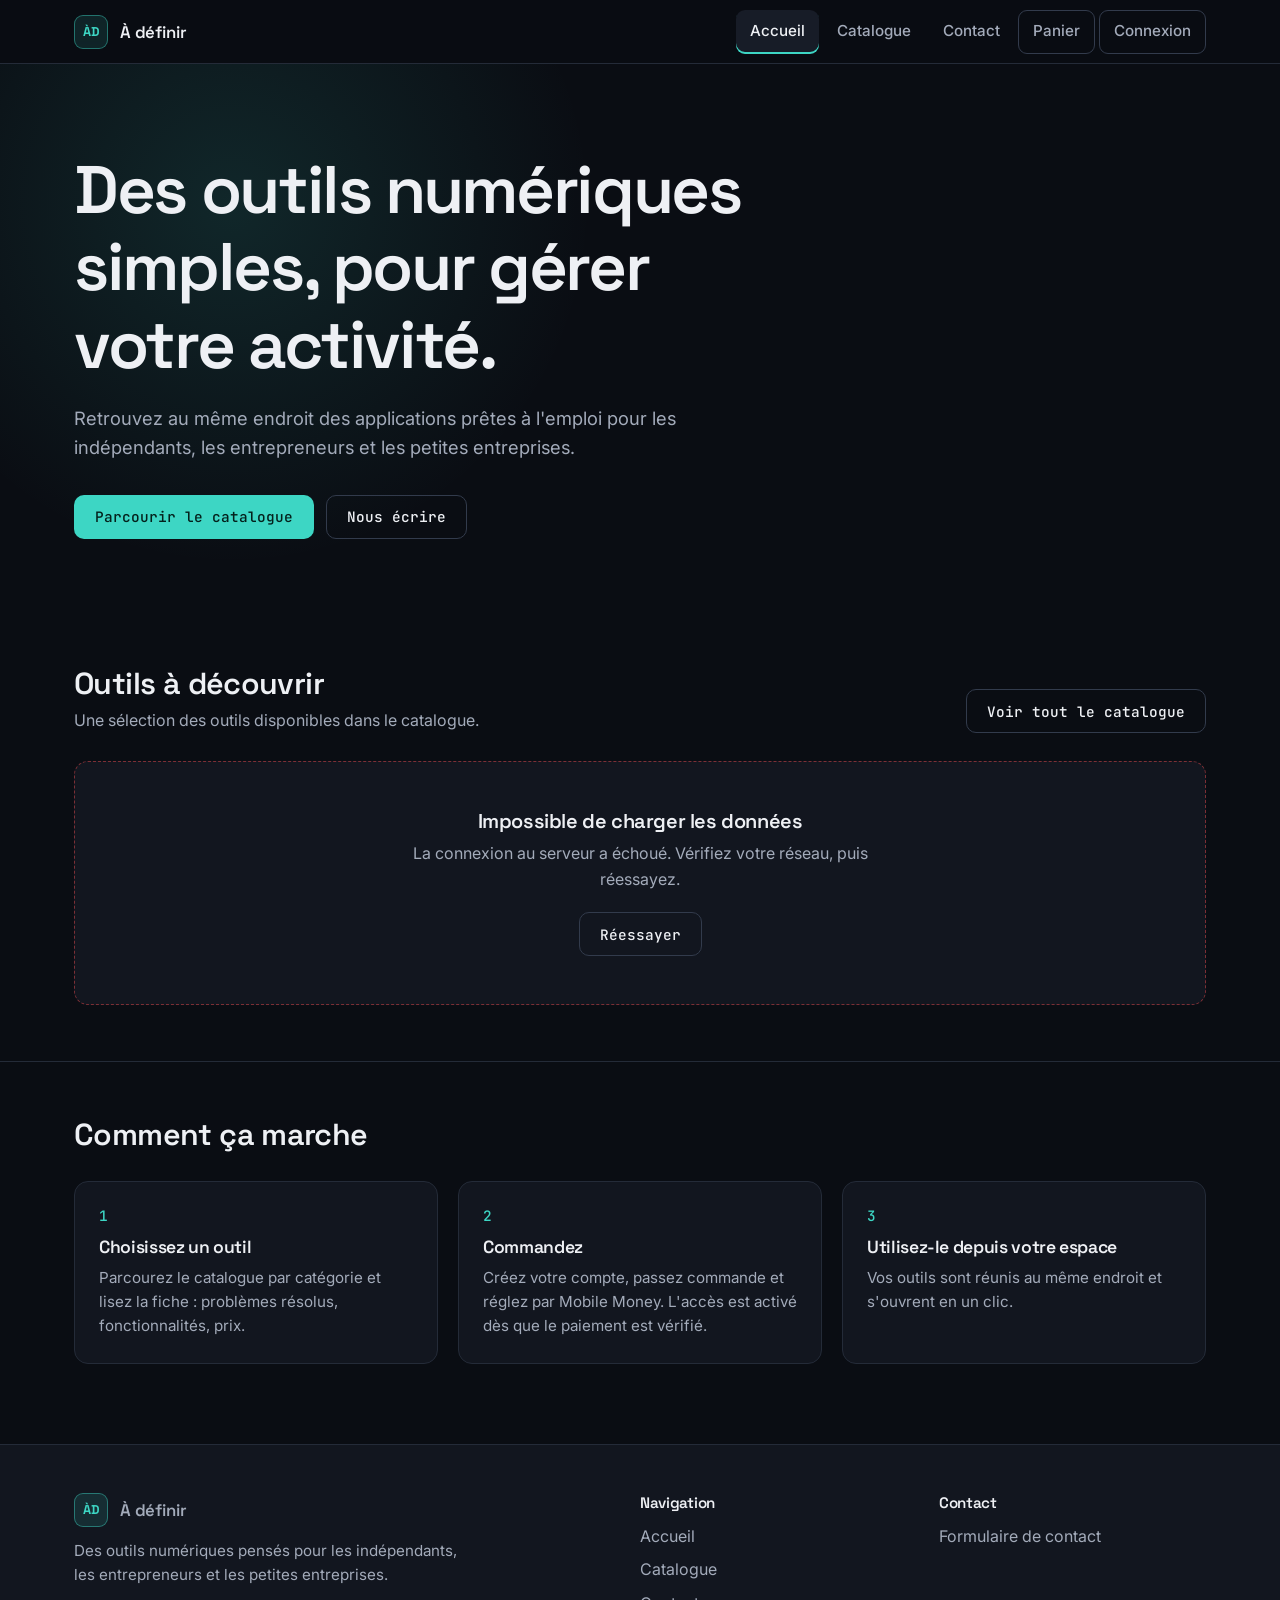
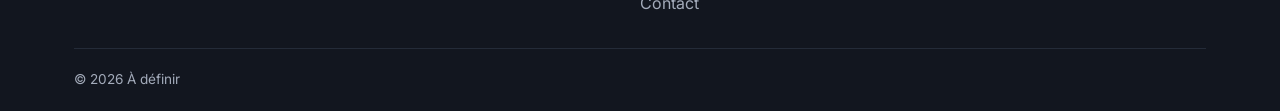
<file: site/index.html>
<!doctype html>
<html lang="fr">
<head>
<meta charset="utf-8">
<meta name="viewport" content="width=device-width, initial-scale=1">
<meta name="theme-color" content="#0a0d13">
<meta name="description" content="Des outils numériques simples pour gérer votre activité.">
<title>À définir</title>
<link rel="icon" href="favicon.svg" type="image/svg+xml">
<link rel="preconnect" href="https://fonts.googleapis.com">
<link rel="preconnect" href="https://fonts.gstatic.com" crossorigin>
<link rel="stylesheet" href="https://fonts.googleapis.com/css2?family=Inter:wght@400;500;600&family=JetBrains+Mono:wght@400;500&family=Space+Grotesk:wght@500;600;700&display=swap">
<link rel="stylesheet" href="css/style.css">
<script defer src="js/vendor/supabase.js"></script>
<script type="module" src="js/pages/home.js"></script>
</head>
<body>
<a class="skip-link" href="#main">Aller au contenu</a>
<div id="site-header"></div>
<main id="main">
  <noscript><div class="container"><p class="alert alert-info">Ce site a besoin de JavaScript pour afficher le catalogue.</p></div></noscript>
  <section class="hero">
    <div class="container">
      <h1 id="hero-title">Des outils numériques simples, pour gérer votre activité.</h1>
      <p class="lead" id="hero-lead">Retrouvez au même endroit des applications prêtes à l'emploi pour les indépendants, les entrepreneurs et les petites entreprises.</p>
      <div class="hero-actions">
        <a class="btn btn-primary" href="catalogue.html">Parcourir le catalogue</a>
        <a class="btn btn-ghost" href="contact.html">Nous écrire</a>
      </div>
    </div>
  </section>

  <section class="section" aria-labelledby="featured-title">
    <div class="container">
      <div class="section-head">
        <div><h2 id="featured-title">Outils à découvrir</h2><p>Une sélection des outils disponibles dans le catalogue.</p></div>
        <a class="btn btn-ghost" href="catalogue.html">Voir tout le catalogue</a>
      </div>
      <div id="featured"></div>
    </div>
  </section>

  <section class="section" id="categories-section" aria-labelledby="cats-title" hidden>
    <div class="container">
      <div class="section-head"><div><h2 id="cats-title">Parcourir par catégorie</h2></div></div>
      <ul class="cat-list" id="categories"></ul>
    </div>
  </section>

  <section class="section" id="steps-section" aria-labelledby="how-title">
    <div class="container">
      <div class="section-head"><div><h2 id="how-title">Comment ça marche</h2></div></div>
      <ol class="steps">
        <li><h3>Choisissez un outil</h3><p>Parcourez le catalogue par catégorie et lisez la fiche : problèmes résolus, fonctionnalités, prix.</p></li>
        <li><h3>Commandez</h3><p>Créez votre compte, passez commande et réglez par Mobile Money. L'accès est activé dès que le paiement est vérifié.</p></li>
        <li><h3>Utilisez-le depuis votre espace</h3><p>Vos outils sont réunis au même endroit et s'ouvrent en un clic.</p></li>
      </ol>
    </div>
  </section>
</main>
<div id="site-footer"></div>
</body>
</html>
</file>
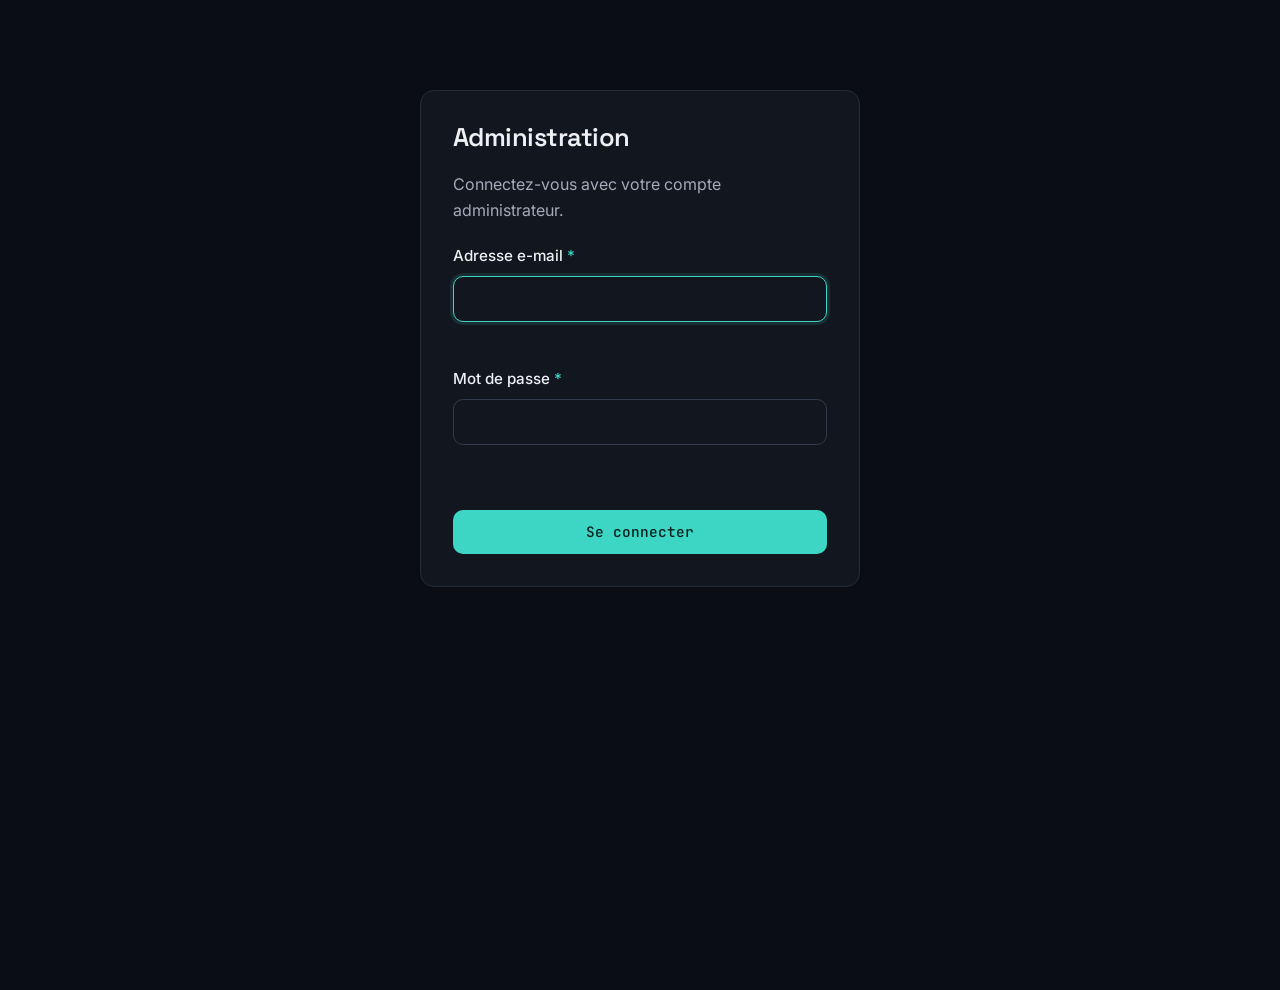
<file: site/admin/index.html>
<!doctype html>
<html lang="fr">
<head>
<meta charset="utf-8">
<meta name="viewport" content="width=device-width, initial-scale=1">
<meta name="robots" content="noindex, nofollow">
<meta name="theme-color" content="#0a0d13">
<title>Administration</title>
<link rel="icon" href="../favicon.svg" type="image/svg+xml">
<link rel="preconnect" href="https://fonts.googleapis.com">
<link rel="preconnect" href="https://fonts.gstatic.com" crossorigin>
<link rel="stylesheet" href="https://fonts.googleapis.com/css2?family=Inter:wght@400;500;600&family=JetBrains+Mono:wght@400;500&family=Space+Grotesk:wght@500;600;700&display=swap">
<link rel="stylesheet" href="../css/style.css">
<link rel="stylesheet" href="../css/admin.css">
<script defer src="../js/vendor/supabase.js"></script>
<script type="module" src="../js/admin/main.js"></script>
</head>
<body class="admin">
<a class="skip-link" href="#main">Aller au contenu</a>
<div id="app"></div>
<div id="toasts" class="toasts" role="status" aria-live="polite"></div>
<noscript><p class="alert alert-info">L'administration a besoin de JavaScript.</p></noscript>
</body>
</html>
</file>
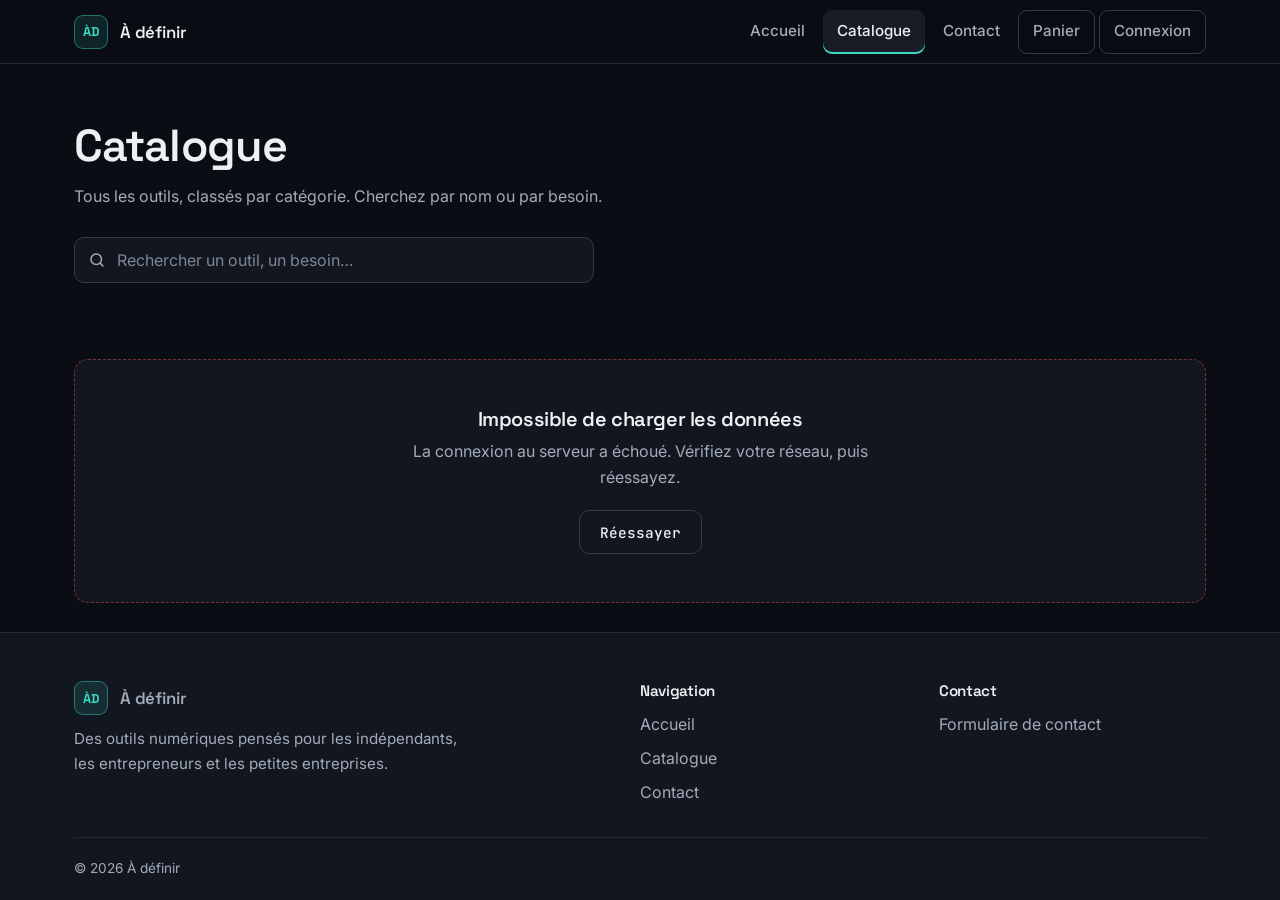
<file: site/catalogue.html>
<!doctype html>
<html lang="fr">
<head>
<meta charset="utf-8">
<meta name="viewport" content="width=device-width, initial-scale=1">
<meta name="theme-color" content="#0a0d13">
<meta name="description" content="Tous les outils et applications, par catégorie.">
<title>Catalogue</title>
<link rel="icon" href="favicon.svg" type="image/svg+xml">
<link rel="preconnect" href="https://fonts.googleapis.com">
<link rel="preconnect" href="https://fonts.gstatic.com" crossorigin>
<link rel="stylesheet" href="https://fonts.googleapis.com/css2?family=Inter:wght@400;500;600&family=JetBrains+Mono:wght@400;500&family=Space+Grotesk:wght@500;600;700&display=swap">
<link rel="stylesheet" href="css/style.css">
<script defer src="js/vendor/supabase.js"></script>
<script type="module" src="js/pages/catalogue.js"></script>
</head>
<body>
<a class="skip-link" href="#main">Aller au contenu</a>
<div id="site-header"></div>
<main id="main">
  <noscript><div class="container"><p class="alert alert-info">Ce site a besoin de JavaScript pour afficher le catalogue.</p></div></noscript>
  <div class="container">
    <div class="page-head">
      <h1>Catalogue</h1>
      <p>Tous les outils, classés par catégorie. Cherchez par nom ou par besoin.</p>
    </div>
    <div class="filters">
      <form class="search-box" id="search-form" role="search">
        <label class="visually-hidden" for="search">Rechercher un outil</label>
        <svg width="18" height="18" viewBox="0 0 24 24" fill="none" stroke="currentColor" stroke-width="2" stroke-linecap="round" aria-hidden="true"><circle cx="11" cy="11" r="7"/><path d="m20 20-3.5-3.5"/></svg>
        <input class="input" id="search" type="search" placeholder="Rechercher un outil, un besoin…" autocomplete="off">
      </form>
      <div class="chips" id="chips" role="group" aria-label="Filtrer par catégorie"></div>
    </div>
    <p class="result-count" id="result-count" aria-live="polite"></p>
    <div id="grid"></div>
  </div>
</main>
<div id="site-footer"></div>
</body>
</html>
</file>
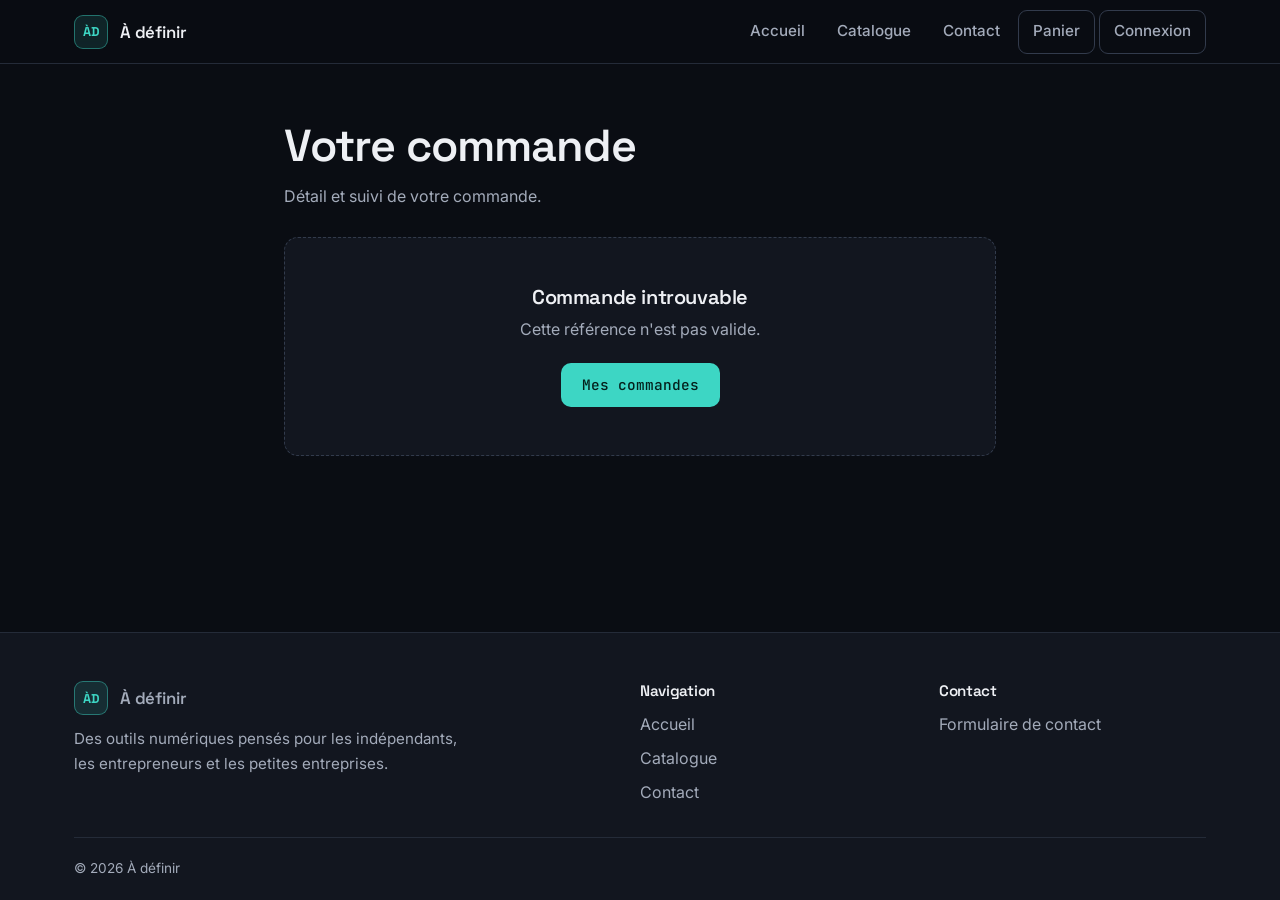
<file: site/commande.html>
<!doctype html>
<html lang="fr">
<head>
<meta charset="utf-8">
<meta name="viewport" content="width=device-width, initial-scale=1">
<meta name="robots" content="noindex, nofollow">
<meta name="theme-color" content="#0a0d13">
<title>Commande</title>
<link rel="icon" href="favicon.svg" type="image/svg+xml">
<link rel="preconnect" href="https://fonts.googleapis.com">
<link rel="preconnect" href="https://fonts.gstatic.com" crossorigin>
<link rel="stylesheet" href="https://fonts.googleapis.com/css2?family=Inter:wght@400;500;600&family=JetBrains+Mono:wght@400;500&family=Space+Grotesk:wght@500;600;700&display=swap">
<link rel="stylesheet" href="css/style.css">
<script defer src="js/vendor/supabase.js"></script>
<script type="module" src="js/pages/commande.js"></script>
</head>
<body>
<a class="skip-link" href="#main">Aller au contenu</a>
<div id="site-header"></div>
<main id="main">
  <noscript><div class="container"><p class="alert alert-info">Cette page a besoin de JavaScript.</p></div></noscript>
  <div class="container narrow"><div class="page-head"><h1>Votre commande</h1><p>Détail et suivi de votre commande.</p></div><div id="order-root"></div><div class="section-gap"></div></div>
</main>
<div id="site-footer"></div>
</body>
</html>
</file>
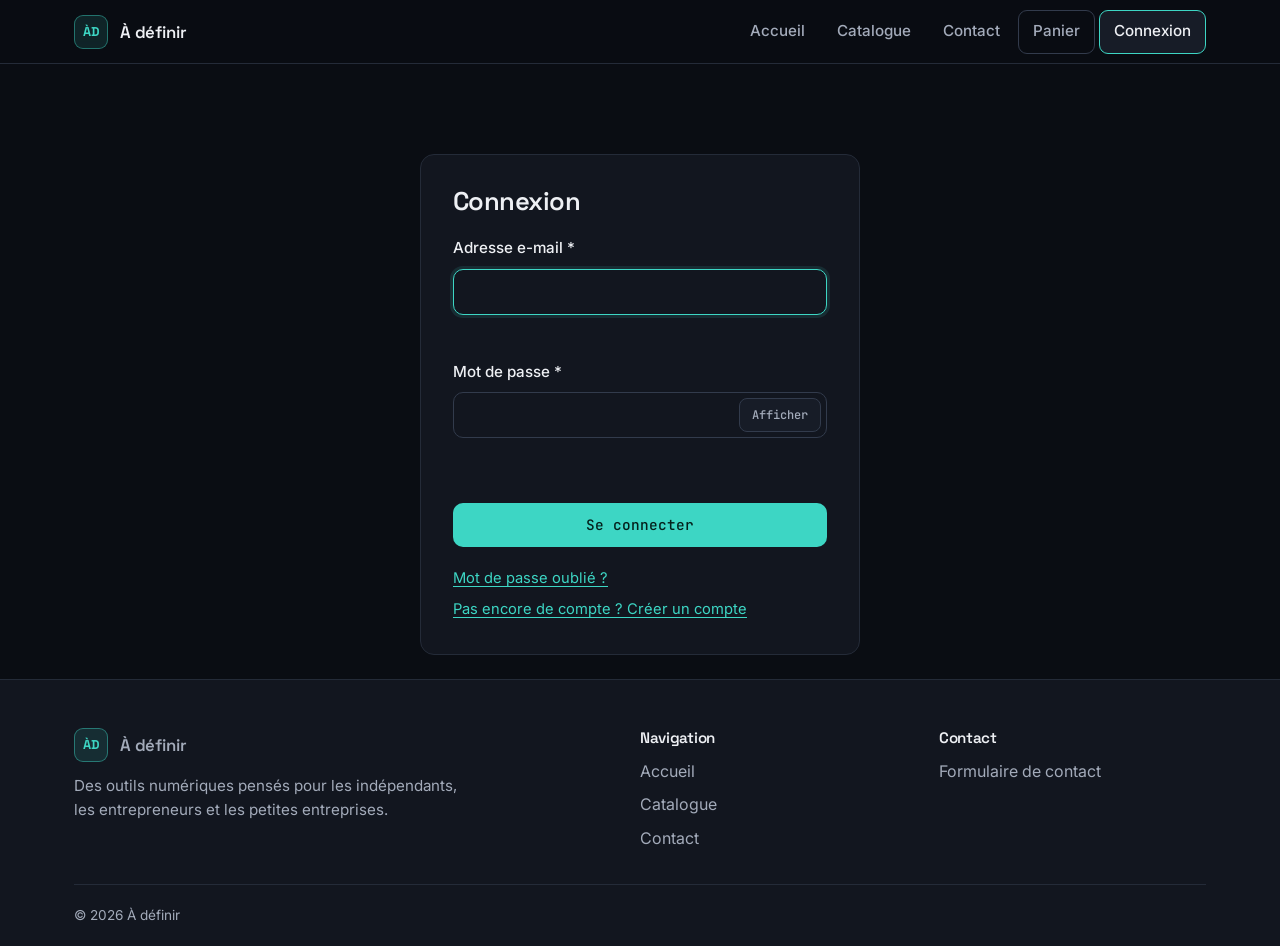
<file: site/connexion.html>
<!doctype html>
<html lang="fr">
<head>
<meta charset="utf-8">
<meta name="viewport" content="width=device-width, initial-scale=1">
<meta name="robots" content="noindex, nofollow">
<meta name="theme-color" content="#0a0d13">
<title>Connexion</title>
<link rel="icon" href="favicon.svg" type="image/svg+xml">
<link rel="preconnect" href="https://fonts.googleapis.com">
<link rel="preconnect" href="https://fonts.gstatic.com" crossorigin>
<link rel="stylesheet" href="https://fonts.googleapis.com/css2?family=Inter:wght@400;500;600&family=JetBrains+Mono:wght@400;500&family=Space+Grotesk:wght@500;600;700&display=swap">
<link rel="stylesheet" href="css/style.css">
<script defer src="js/vendor/supabase.js"></script>
<script type="module" src="js/pages/connexion.js"></script>
</head>
<body>
<a class="skip-link" href="#main">Aller au contenu</a>
<div id="site-header"></div>
<main id="main">
  <noscript><div class="container"><p class="alert alert-info">Cette page a besoin de JavaScript.</p></div></noscript>
  <div class="container"><div id="auth-root"></div></div>
</main>
<div id="site-footer"></div>
</body>
</html>
</file>
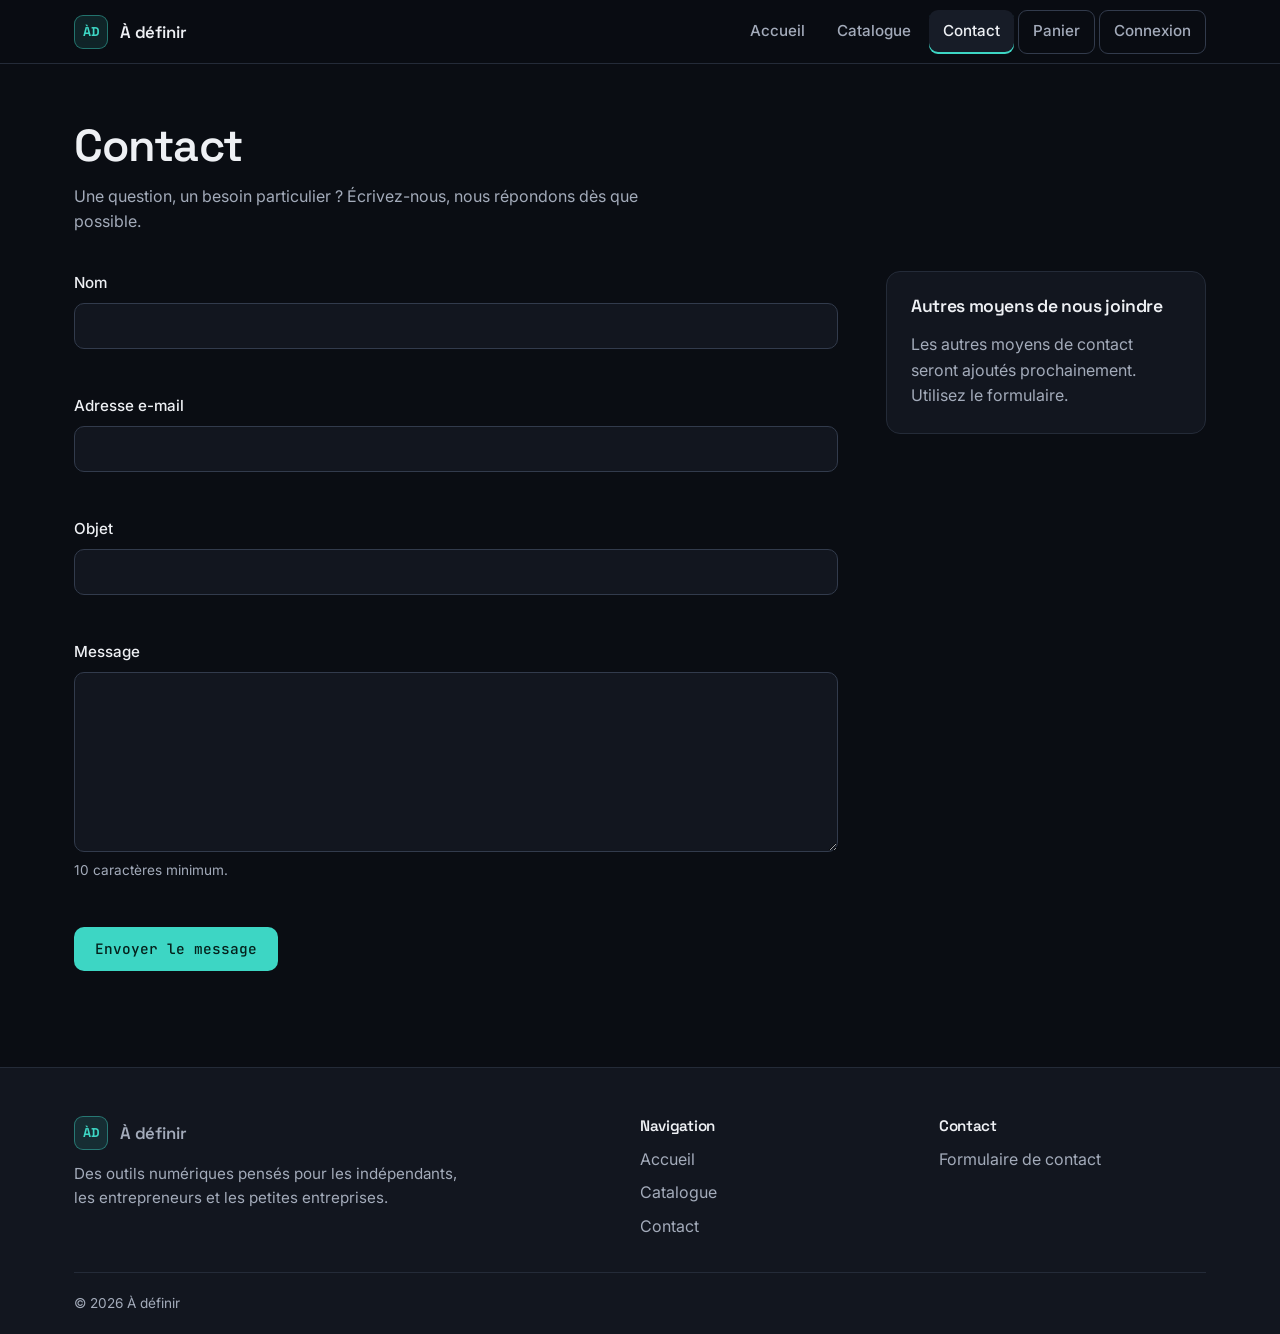
<file: site/contact.html>
<!doctype html>
<html lang="fr">
<head>
<meta charset="utf-8">
<meta name="viewport" content="width=device-width, initial-scale=1">
<meta name="theme-color" content="#0a0d13">
<meta name="description" content="Écrivez-nous : question, renseignement ou besoin d'un outil sur mesure.">
<title>Contact</title>
<link rel="icon" href="favicon.svg" type="image/svg+xml">
<link rel="preconnect" href="https://fonts.googleapis.com">
<link rel="preconnect" href="https://fonts.gstatic.com" crossorigin>
<link rel="stylesheet" href="https://fonts.googleapis.com/css2?family=Inter:wght@400;500;600&family=JetBrains+Mono:wght@400;500&family=Space+Grotesk:wght@500;600;700&display=swap">
<link rel="stylesheet" href="css/style.css">
<script defer src="js/vendor/supabase.js"></script>
<script type="module" src="js/pages/contact.js"></script>
</head>
<body>
<a class="skip-link" href="#main">Aller au contenu</a>
<div id="site-header"></div>
<main id="main">
  <noscript><div class="container"><p class="alert alert-info">Ce site a besoin de JavaScript pour afficher le catalogue.</p></div></noscript>
  <div class="container">
    <div class="page-head">
      <h1>Contact</h1>
      <p>Une question, un besoin particulier ? Écrivez-nous, nous répondons dès que possible.</p>
    </div>
    <div class="contact-layout">
      <div>
        <div id="form-status" aria-live="polite"></div>
        <form class="form" id="contact-form" novalidate>
          <div class="field">
            <label for="f-name">Nom</label>
            <input class="input" id="f-name" name="name" type="text" autocomplete="name" maxlength="120" aria-describedby="err-name" required>
            <p class="field-error" id="err-name"></p>
          </div>
          <div class="field">
            <label for="f-email">Adresse e-mail</label>
            <input class="input" id="f-email" name="email" type="email" autocomplete="email" inputmode="email" maxlength="254" aria-describedby="err-email" required>
            <p class="field-error" id="err-email"></p>
          </div>
          <div class="field">
            <label for="f-subject">Objet</label>
            <input class="input" id="f-subject" name="subject" type="text" maxlength="200" aria-describedby="err-subject" required>
            <p class="field-error" id="err-subject"></p>
          </div>
          <div class="field">
            <label for="f-message">Message</label>
            <textarea class="textarea" id="f-message" name="message" maxlength="5000" aria-describedby="hint-message err-message" required></textarea>
            <p class="hint" id="hint-message">10 caractères minimum.</p>
            <p class="field-error" id="err-message"></p>
          </div>
          <div class="hp" aria-hidden="true">
            <label for="f-website">Ne pas remplir ce champ</label>
            <input id="f-website" name="website" type="text" tabindex="-1" autocomplete="off">
          </div>
          <div><button class="btn btn-primary" id="submit-btn" type="submit">Envoyer le message</button></div>
        </form>
      </div>
      <aside class="side-box" id="other-contact" aria-label="Autres moyens de contact"></aside>
    </div>
  </div>
</main>
<div id="site-footer"></div>
</body>
</html>
</file>
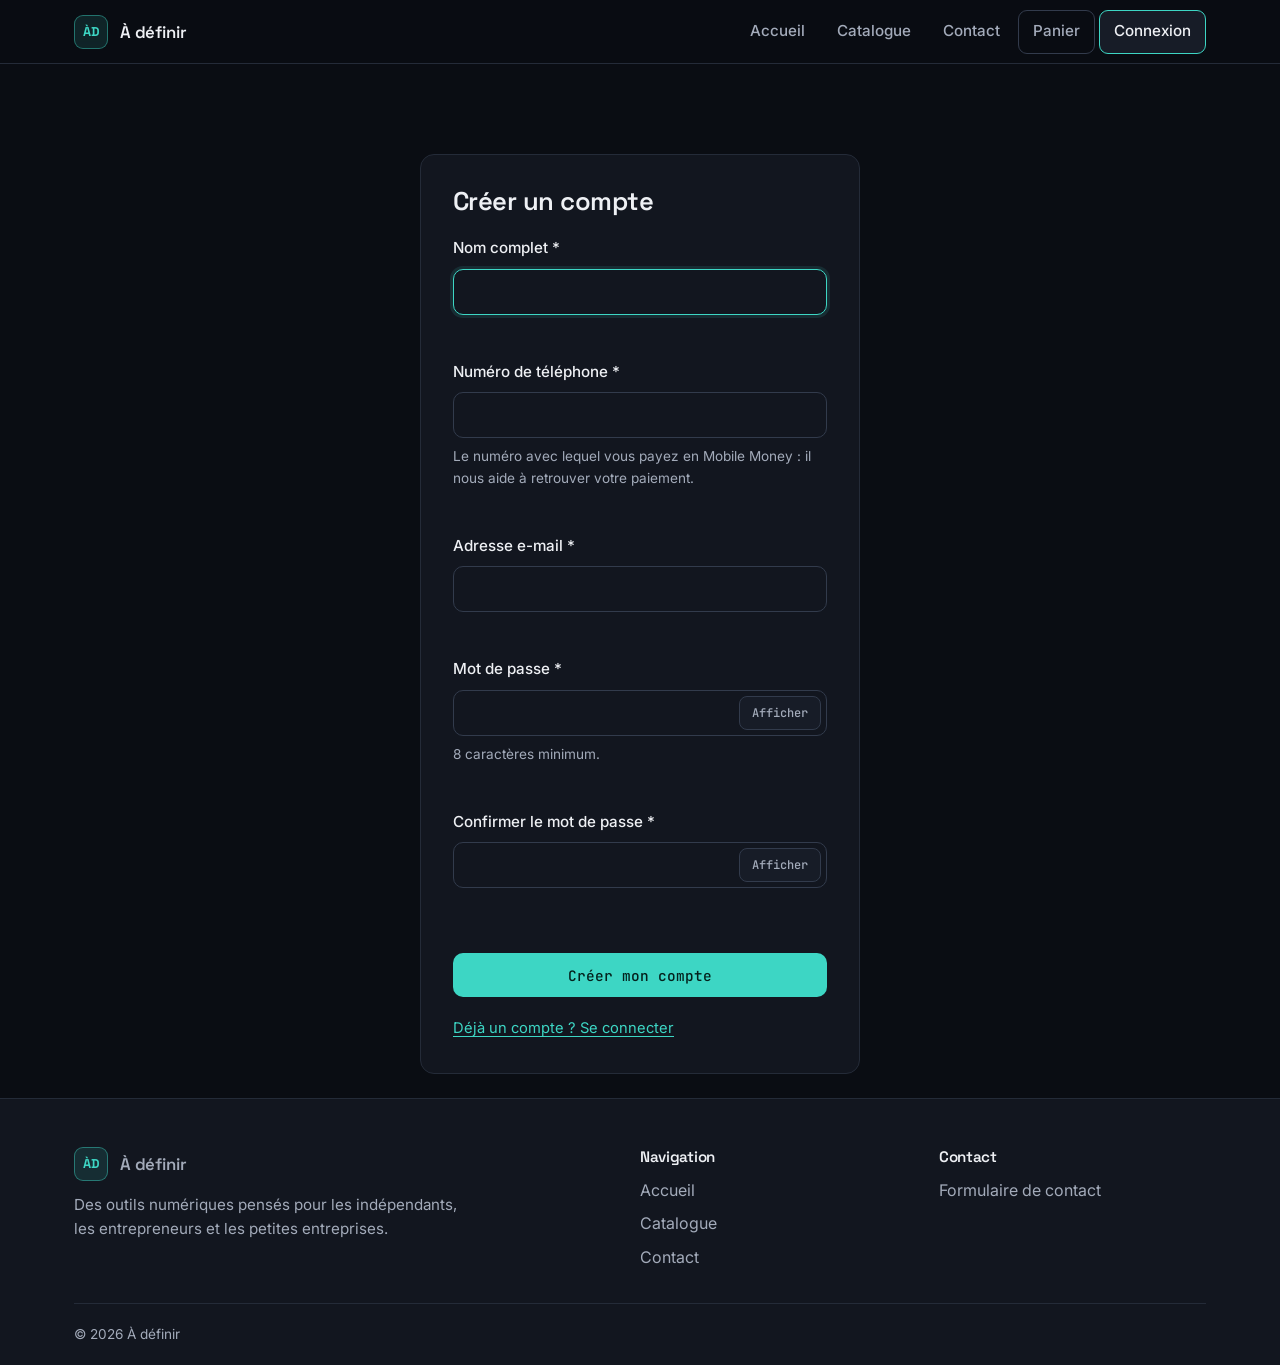
<file: site/inscription.html>
<!doctype html>
<html lang="fr">
<head>
<meta charset="utf-8">
<meta name="viewport" content="width=device-width, initial-scale=1">
<meta name="robots" content="noindex, nofollow">
<meta name="theme-color" content="#0a0d13">
<title>Créer un compte</title>
<link rel="icon" href="favicon.svg" type="image/svg+xml">
<link rel="preconnect" href="https://fonts.googleapis.com">
<link rel="preconnect" href="https://fonts.gstatic.com" crossorigin>
<link rel="stylesheet" href="https://fonts.googleapis.com/css2?family=Inter:wght@400;500;600&family=JetBrains+Mono:wght@400;500&family=Space+Grotesk:wght@500;600;700&display=swap">
<link rel="stylesheet" href="css/style.css">
<script defer src="js/vendor/supabase.js"></script>
<script type="module" src="js/pages/inscription.js"></script>
</head>
<body>
<a class="skip-link" href="#main">Aller au contenu</a>
<div id="site-header"></div>
<main id="main">
  <noscript><div class="container"><p class="alert alert-info">Cette page a besoin de JavaScript.</p></div></noscript>
  <div class="container"><div id="auth-root"></div></div>
</main>
<div id="site-footer"></div>
</body>
</html>
</file>
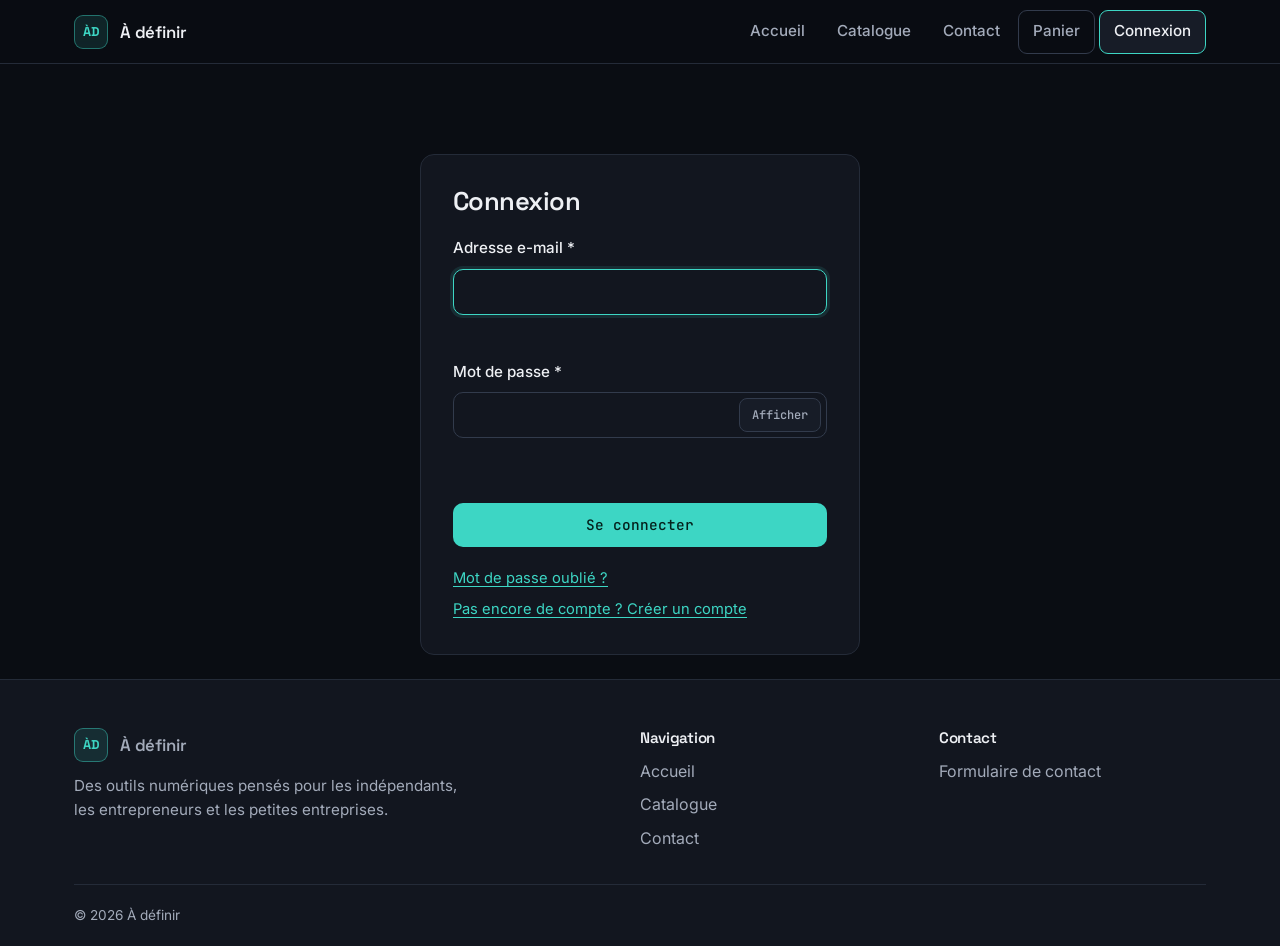
<file: site/mon-espace.html>
<!doctype html>
<html lang="fr">
<head>
<meta charset="utf-8">
<meta name="viewport" content="width=device-width, initial-scale=1">
<meta name="robots" content="noindex, nofollow">
<meta name="theme-color" content="#0a0d13">
<title>Mon espace</title>
<link rel="icon" href="favicon.svg" type="image/svg+xml">
<link rel="preconnect" href="https://fonts.googleapis.com">
<link rel="preconnect" href="https://fonts.gstatic.com" crossorigin>
<link rel="stylesheet" href="https://fonts.googleapis.com/css2?family=Inter:wght@400;500;600&family=JetBrains+Mono:wght@400;500&family=Space+Grotesk:wght@500;600;700&display=swap">
<link rel="stylesheet" href="css/style.css">
<script defer src="js/vendor/supabase.js"></script>
<script type="module" src="js/pages/espace.js"></script>
</head>
<body>
<a class="skip-link" href="#main">Aller au contenu</a>
<div id="site-header"></div>
<main id="main">
  <noscript><div class="container"><p class="alert alert-info">Cette page a besoin de JavaScript.</p></div></noscript>
  <div class="container"><div class="page-head"><h1>Mon espace</h1><p>Vos applications, vos commandes et votre profil.</p></div><div id="space-root"></div><div class="section-gap"></div></div>
</main>
<div id="site-footer"></div>
</body>
</html>
</file>
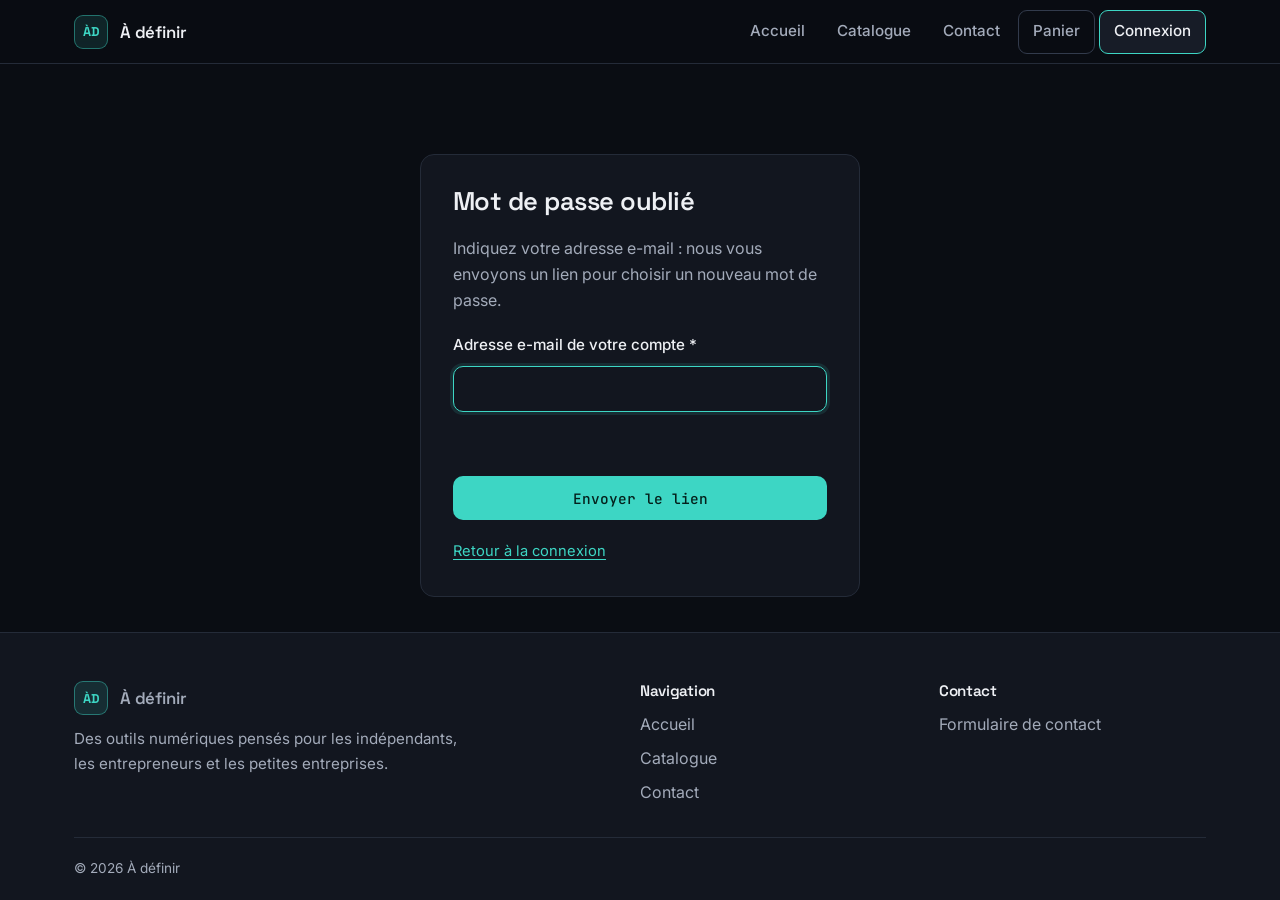
<file: site/mot-de-passe-oublie.html>
<!doctype html>
<html lang="fr">
<head>
<meta charset="utf-8">
<meta name="viewport" content="width=device-width, initial-scale=1">
<meta name="robots" content="noindex, nofollow">
<meta name="theme-color" content="#0a0d13">
<title>Mot de passe oublié</title>
<link rel="icon" href="favicon.svg" type="image/svg+xml">
<link rel="preconnect" href="https://fonts.googleapis.com">
<link rel="preconnect" href="https://fonts.gstatic.com" crossorigin>
<link rel="stylesheet" href="https://fonts.googleapis.com/css2?family=Inter:wght@400;500;600&family=JetBrains+Mono:wght@400;500&family=Space+Grotesk:wght@500;600;700&display=swap">
<link rel="stylesheet" href="css/style.css">
<script defer src="js/vendor/supabase.js"></script>
<script type="module" src="js/pages/oubli.js"></script>
</head>
<body>
<a class="skip-link" href="#main">Aller au contenu</a>
<div id="site-header"></div>
<main id="main">
  <noscript><div class="container"><p class="alert alert-info">Cette page a besoin de JavaScript.</p></div></noscript>
  <div class="container"><div id="auth-root"></div></div>
</main>
<div id="site-footer"></div>
</body>
</html>
</file>
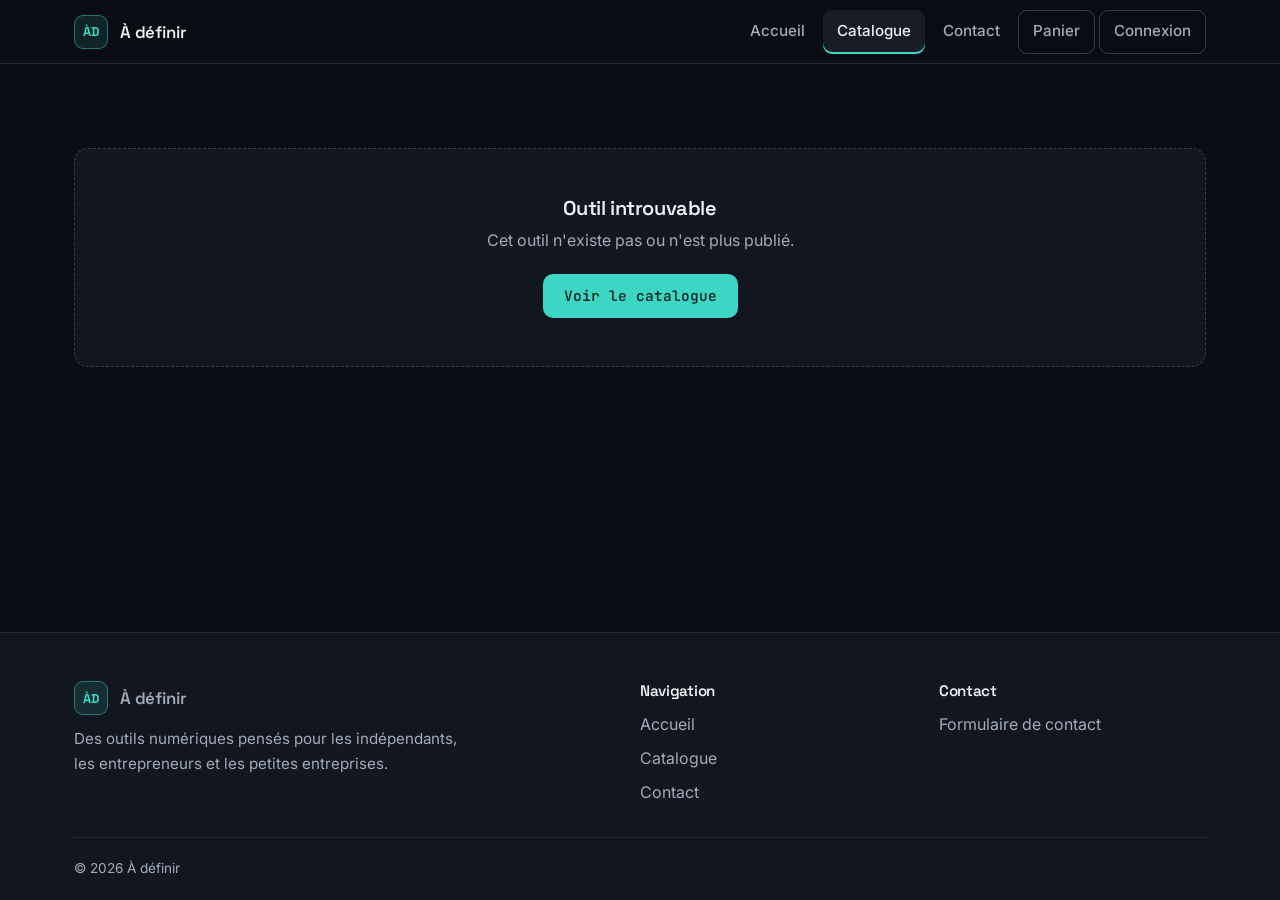
<file: site/outil.html>
<!doctype html>
<html lang="fr">
<head>
<meta charset="utf-8">
<meta name="viewport" content="width=device-width, initial-scale=1">
<meta name="theme-color" content="#0a0d13">
<meta name="description" content="Fiche détaillée d'un outil : problèmes résolus, fonctionnalités et prix.">
<title>Outil</title>
<link rel="icon" href="favicon.svg" type="image/svg+xml">
<link rel="preconnect" href="https://fonts.googleapis.com">
<link rel="preconnect" href="https://fonts.gstatic.com" crossorigin>
<link rel="stylesheet" href="https://fonts.googleapis.com/css2?family=Inter:wght@400;500;600&family=JetBrains+Mono:wght@400;500&family=Space+Grotesk:wght@500;600;700&display=swap">
<link rel="stylesheet" href="css/style.css">
<script defer src="js/vendor/supabase.js"></script>
<script type="module" src="js/pages/tool.js"></script>
</head>
<body>
<a class="skip-link" href="#main">Aller au contenu</a>
<div id="site-header"></div>
<main id="main">
  <div class="container" id="tool-root">
    <noscript><div class="container"><p class="alert alert-info">Ce site a besoin de JavaScript pour afficher le catalogue.</p></div></noscript>
  </div>
</main>
<div id="site-footer"></div>
</body>
</html>
</file>
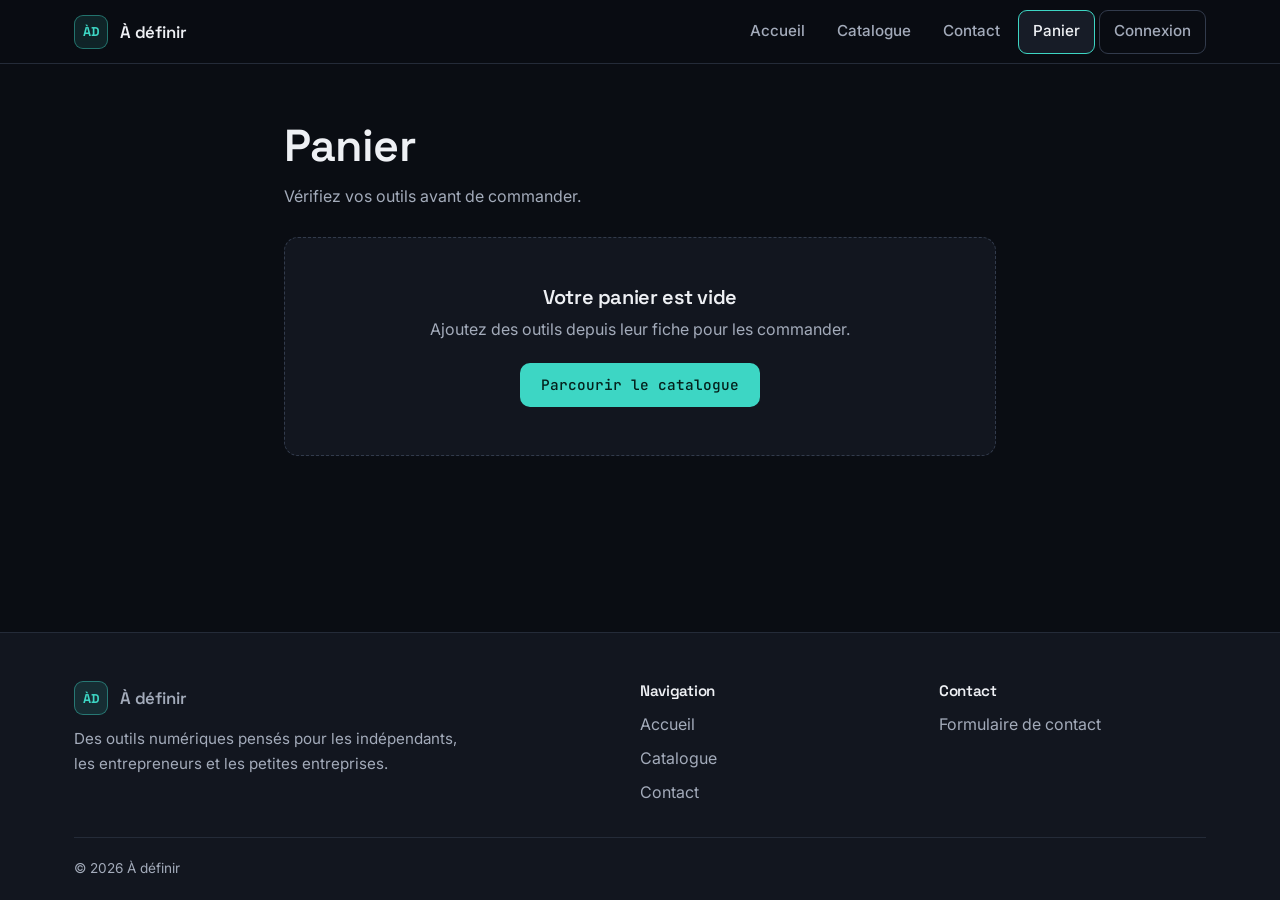
<file: site/panier.html>
<!doctype html>
<html lang="fr">
<head>
<meta charset="utf-8">
<meta name="viewport" content="width=device-width, initial-scale=1">
<meta name="robots" content="noindex, nofollow">
<meta name="theme-color" content="#0a0d13">
<title>Panier</title>
<link rel="icon" href="favicon.svg" type="image/svg+xml">
<link rel="preconnect" href="https://fonts.googleapis.com">
<link rel="preconnect" href="https://fonts.gstatic.com" crossorigin>
<link rel="stylesheet" href="https://fonts.googleapis.com/css2?family=Inter:wght@400;500;600&family=JetBrains+Mono:wght@400;500&family=Space+Grotesk:wght@500;600;700&display=swap">
<link rel="stylesheet" href="css/style.css">
<script defer src="js/vendor/supabase.js"></script>
<script type="module" src="js/pages/panier.js"></script>
</head>
<body>
<a class="skip-link" href="#main">Aller au contenu</a>
<div id="site-header"></div>
<main id="main">
  <noscript><div class="container"><p class="alert alert-info">Cette page a besoin de JavaScript.</p></div></noscript>
  <div class="container narrow"><div class="page-head"><h1>Panier</h1><p>Vérifiez vos outils avant de commander.</p></div><div id="cart-root"></div><div class="section-gap"></div></div>
</main>
<div id="site-footer"></div>
</body>
</html>
</file>
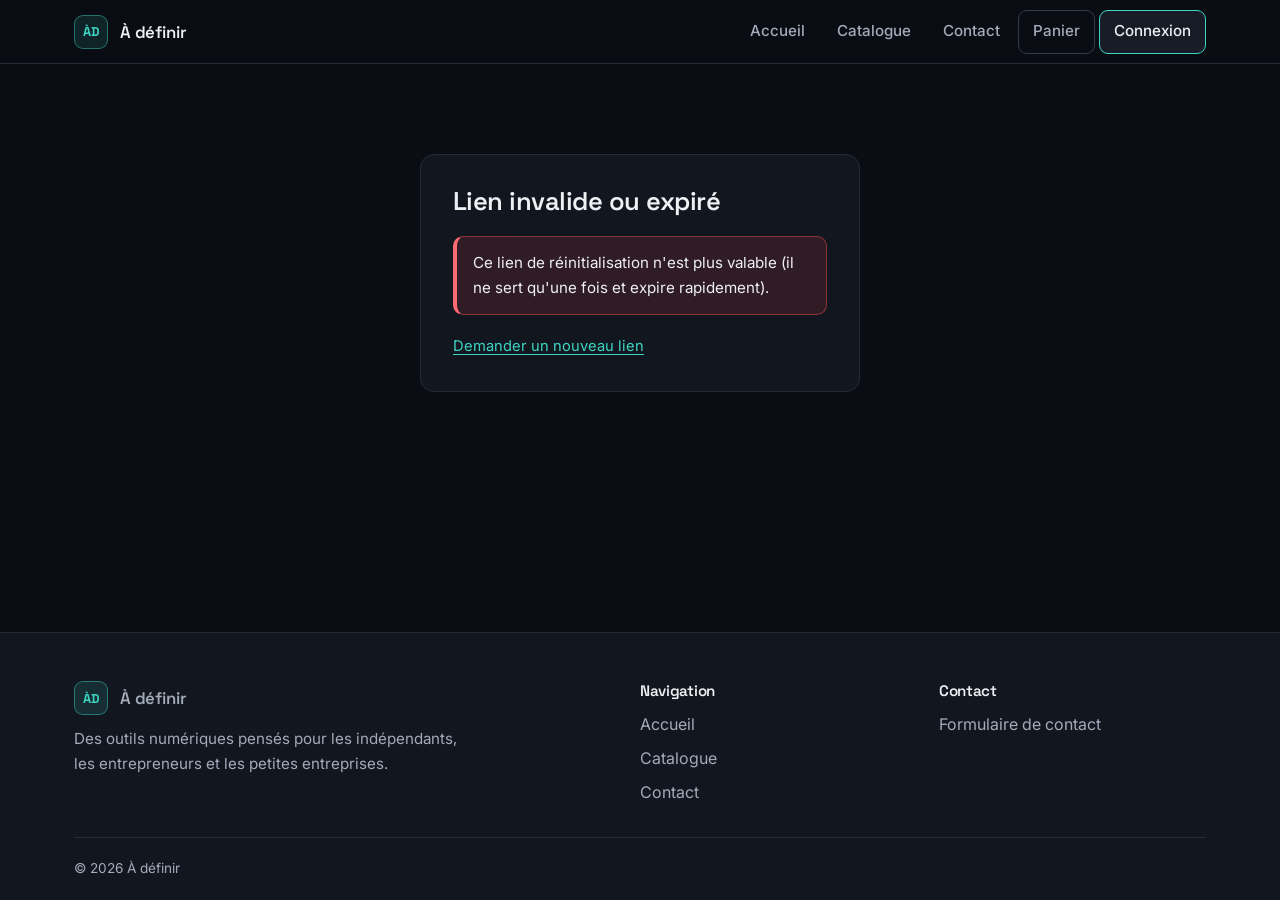
<file: site/reinitialiser.html>
<!doctype html>
<html lang="fr">
<head>
<meta charset="utf-8">
<meta name="viewport" content="width=device-width, initial-scale=1">
<meta name="robots" content="noindex, nofollow">
<meta name="theme-color" content="#0a0d13">
<title>Nouveau mot de passe</title>
<link rel="icon" href="favicon.svg" type="image/svg+xml">
<link rel="preconnect" href="https://fonts.googleapis.com">
<link rel="preconnect" href="https://fonts.gstatic.com" crossorigin>
<link rel="stylesheet" href="https://fonts.googleapis.com/css2?family=Inter:wght@400;500;600&family=JetBrains+Mono:wght@400;500&family=Space+Grotesk:wght@500;600;700&display=swap">
<link rel="stylesheet" href="css/style.css">
<script defer src="js/vendor/supabase.js"></script>
<script type="module" src="js/pages/reinit.js"></script>
</head>
<body>
<a class="skip-link" href="#main">Aller au contenu</a>
<div id="site-header"></div>
<main id="main">
  <noscript><div class="container"><p class="alert alert-info">Cette page a besoin de JavaScript.</p></div></noscript>
  <div class="container"><div id="auth-root"></div></div>
</main>
<div id="site-footer"></div>
</body>
</html>
</file>
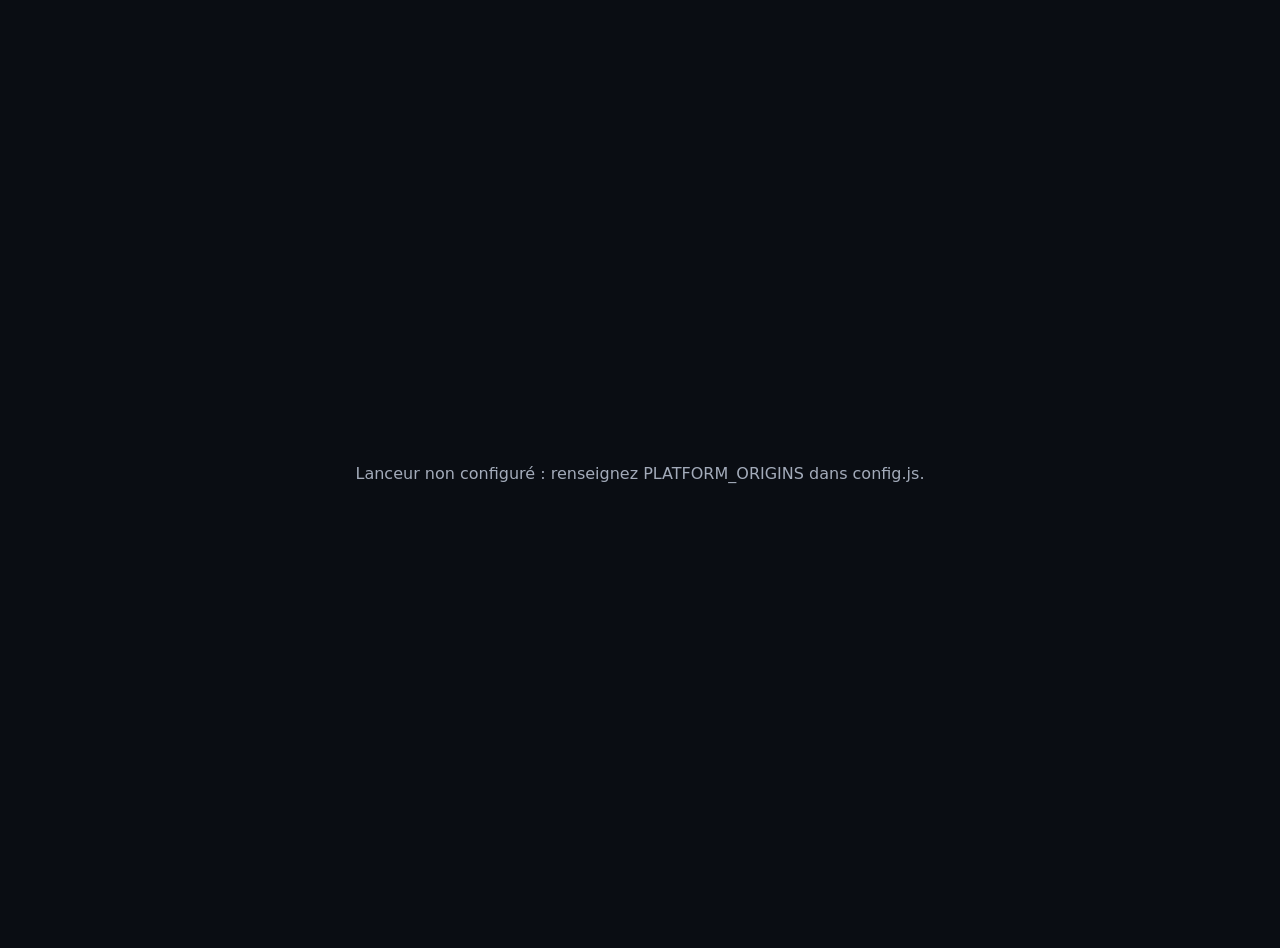
<file: tools-site/launcher.html>
<!doctype html>
<html lang="fr">
<head>
<meta charset="utf-8">
<meta name="viewport" content="width=device-width, initial-scale=1">
<meta name="robots" content="noindex, nofollow">
<meta name="referrer" content="no-referrer">
<title>Ouverture de l'outil…</title>
<style>
  body { margin: 0; min-height: 100vh; display: grid; place-items: center; background: #0a0d13; color: #a3abba; font: 16px/1.5 system-ui, sans-serif; text-align: center; padding: 24px; }
</style>
<script type="module" src="launcher.js"></script>
</head>
<body>
<p id="status" role="status">Ouverture de l'outil…</p>
<noscript>Cette page a besoin de JavaScript.</noscript>
</body>
</html>
</file>
<file: site/css/style.css>
/* ============================================================
   Plateforme d'outils — design système (thème sombre)
   Langage visuel repris de la page de référence PostProd Manager :
   fonds #0a0d13 / #12161f / #171c27, accent cyan #3dd6c4,
   Space Grotesk (titres), Inter (texte), JetBrains Mono (prix, boutons).
   Toutes les couleurs et tailles passent par les variables ci-dessous.
   ============================================================ */
:root {
  --bg: #0a0d13;
  --bg-2: #12161f;
  --bg-3: #171c27;
  --line: #242b38;
  --line-strong: #323b4c;
  --text: #eef0f4;
  --muted: #a3abba;      /* contraste ≥ 7:1 sur --bg et --bg-2 */
  --accent: #3dd6c4;
  --accent-ink: #04211c;
  --accent-soft: rgba(61, 214, 196, .12);
  --amber: #f0a93a;
  --amber-soft: rgba(240, 169, 58, .12);
  --red: #ff6b70;
  --red-soft: rgba(229, 72, 77, .14);
  --violet: #8b7fe8;
  --violet-soft: rgba(139, 127, 232, .14);

  --font-display: "Space Grotesk", system-ui, sans-serif;
  --font-body: "Inter", system-ui, -apple-system, "Segoe UI", sans-serif;
  --font-mono: "JetBrains Mono", ui-monospace, "SF Mono", Menlo, Consolas, monospace;

  --radius: 14px;
  --radius-sm: 10px;
  --container: 1180px;
  --gutter: 24px;
  --header-h: 64px;
}

*, *::before, *::after { box-sizing: border-box; }
[hidden] { display: none !important; }  /* l'attribut hidden doit toujours l'emporter sur les display: grid/flex */
html { color-scheme: dark; scroll-padding-top: calc(var(--header-h) + 16px); -webkit-text-size-adjust: 100%; }
body {
  margin: 0; min-height: 100vh; display: flex; flex-direction: column;
  background: var(--bg); color: var(--text);
  font: 400 1rem/1.6 var(--font-body);
}
main { flex: 1 0 auto; }
img { max-width: 100%; display: block; }
a { color: var(--accent); text-decoration-thickness: 1px; text-underline-offset: 3px; }
a:hover { color: #7fe9db; }
h1, h2, h3 { font-family: var(--font-display); font-weight: 600; letter-spacing: -.02em; line-height: 1.15; margin: 0; }
p { margin: 0; }
ul, ol { margin: 0; padding: 0; }
:focus-visible { outline: 2px solid var(--accent); outline-offset: 3px; border-radius: 6px; }

.container { width: 100%; max-width: var(--container); margin: 0 auto; padding: 0 var(--gutter); }
.visually-hidden { position: absolute !important; width: 1px; height: 1px; overflow: hidden; clip: rect(0 0 0 0); white-space: nowrap; }
.muted { color: var(--muted); }
.mono { font-family: var(--font-mono); }
.skip-link {
  position: absolute; left: 16px; top: -60px; z-index: 100;
  background: var(--accent); color: var(--accent-ink); padding: 10px 16px; border-radius: 8px;
  font: 500 .9rem var(--font-mono); text-decoration: none;
}
.skip-link:focus { top: 12px; }

/* ---------- En-tête et navigation ---------- */
.site-header {
  position: sticky; top: 0; z-index: 50; height: var(--header-h);
  background: rgba(10, 13, 19, .82); backdrop-filter: blur(14px); -webkit-backdrop-filter: blur(14px);
  border-bottom: 1px solid var(--line);
}
.header-inner { height: 100%; display: flex; align-items: center; justify-content: space-between; gap: 16px; }
.brand { display: inline-flex; align-items: center; gap: 12px; color: var(--text); text-decoration: none; min-width: 0; }
.brand:hover { color: var(--text); }
.brand-mark {
  flex: none; width: 34px; height: 34px; border-radius: 9px; display: grid; place-items: center;
  background: var(--accent-soft); border: 1px solid rgba(61, 214, 196, .45);
  color: var(--accent); font: 700 .8rem var(--font-display); letter-spacing: 0;
}
.brand-name { font: 600 1.05rem var(--font-display); letter-spacing: -.01em; overflow: hidden; text-overflow: ellipsis; white-space: nowrap; }
.site-nav { display: flex; align-items: center; gap: 4px; }
.site-nav a {
  display: inline-flex; align-items: center; min-height: 44px; padding: 0 14px; border-radius: 9px;
  color: var(--muted); text-decoration: none; font-size: .95rem; font-weight: 500;
}
.site-nav a:hover { color: var(--text); background: var(--bg-3); }
.site-nav a[aria-current="page"] { color: var(--text); background: var(--bg-3); box-shadow: inset 0 -2px 0 var(--accent); }
.nav-toggle {
  display: none; width: 44px; height: 44px; border-radius: 10px; cursor: pointer;
  background: var(--bg-2); border: 1px solid var(--line); color: var(--text); padding: 0;
  align-items: center; justify-content: center;
}
.nav-toggle-bars, .nav-toggle-bars::before, .nav-toggle-bars::after {
  display: block; width: 18px; height: 2px; background: currentColor; border-radius: 2px; content: ""; position: relative;
}
.nav-toggle-bars::before { position: absolute; top: -6px; }
.nav-toggle-bars::after { position: absolute; top: 6px; }
.nav-toggle[aria-expanded="true"] .nav-toggle-bars { background: transparent; }
.nav-toggle[aria-expanded="true"] .nav-toggle-bars::before { top: 0; transform: rotate(45deg); }
.nav-toggle[aria-expanded="true"] .nav-toggle-bars::after { top: 0; transform: rotate(-45deg); }

.notice-bar { background: var(--amber-soft); border-bottom: 1px solid rgba(240, 169, 58, .4); color: #ffd48a; font-size: .875rem; }
.notice-bar .container { padding-top: 8px; padding-bottom: 8px; }

/* ---------- Boutons ---------- */
.btn {
  display: inline-flex; align-items: center; justify-content: center; gap: 8px;
  min-height: 44px; padding: 0 20px; border-radius: var(--radius-sm); cursor: pointer;
  font: 500 .9rem var(--font-mono); text-decoration: none; text-align: center;
  border: 1px solid transparent; background: transparent; color: var(--text);
  transition: background .15s, border-color .15s, color .15s;
}
.btn-primary { background: var(--accent); color: var(--accent-ink); }
.btn-primary:hover { background: #6fe6d8; color: var(--accent-ink); }
.btn-ghost { border-color: var(--line-strong); color: var(--text); }
.btn-ghost:hover { border-color: var(--accent); color: var(--accent); }
.btn-block { width: 100%; }
.btn[disabled], .btn[aria-disabled="true"] { opacity: .5; cursor: not-allowed; pointer-events: none; }

/* ---------- Mise en page ---------- */
.section { padding: 56px 0; }
.section + .section { border-top: 1px solid var(--line); }
.section-head { display: flex; align-items: end; justify-content: space-between; gap: 16px; margin-bottom: 28px; flex-wrap: wrap; }
.section-head h2 { font-size: clamp(1.4rem, 3vw, 1.9rem); }
.section-head p { color: var(--muted); margin-top: 6px; max-width: 60ch; }
.page-head { padding: 56px 0 28px; }
.page-head h1 { font-size: clamp(1.9rem, 4.5vw, 2.8rem); }
.page-head p { color: var(--muted); margin-top: 12px; max-width: 62ch; }

.hero { padding: 88px 0 72px; position: relative; overflow: hidden; }
.hero::before {
  content: ""; position: absolute; inset: -40% auto auto -10%; width: 720px; height: 720px; pointer-events: none;
  background: radial-gradient(closest-side, rgba(61, 214, 196, .13), transparent);
}
.hero .container { position: relative; }
.hero h1 { font-size: clamp(2.3rem, 6vw, 4.2rem); max-width: 17ch; letter-spacing: -.035em; }
.hero p.lead { color: var(--muted); font-size: 1.15rem; max-width: 56ch; margin-top: 20px; }
.hero-actions { display: flex; flex-wrap: wrap; gap: 12px; margin-top: 32px; }

/* ---------- Cartes d'outils ---------- */
.tool-grid { display: grid; grid-template-columns: repeat(auto-fill, minmax(290px, 1fr)); gap: 20px; list-style: none; }
.tool-card {
  position: relative; display: flex; flex-direction: column; height: 100%;
  background: var(--bg-2); border: 1px solid var(--line); border-radius: var(--radius); overflow: hidden;
  transition: border-color .15s, background .15s;
}
.tool-card:hover, .tool-card:focus-within { border-color: var(--accent); background: var(--bg-3); }
.tool-visual {
  aspect-ratio: 16 / 6; display: grid; place-items: center; overflow: hidden;
  border-bottom: 1px solid var(--line); background: var(--bg-3);
}
.tool-visual img { width: 100%; height: 100%; object-fit: cover; }
.tool-visual .initial { font: 700 2.2rem var(--font-display); opacity: .9; }
.tool-visual.hue-0 { background: linear-gradient(135deg, var(--accent-soft), var(--bg-3)); color: var(--accent); }
.tool-visual.hue-1 { background: linear-gradient(135deg, var(--amber-soft), var(--bg-3)); color: var(--amber); }
.tool-visual.hue-2 { background: linear-gradient(135deg, var(--violet-soft), var(--bg-3)); color: var(--violet); }
.tool-body { display: flex; flex-direction: column; gap: 10px; padding: 20px; flex: 1; }
.tool-cat { font-size: .8rem; color: var(--accent); font-weight: 500; }
.tool-title { font-size: 1.2rem; }
.tool-title a { color: var(--text); text-decoration: none; }
.tool-title a::after { content: ""; position: absolute; inset: 0; }  /* toute la carte est cliquable */
.tool-title a:focus-visible { outline: none; }
.tool-card:focus-within { outline: 2px solid var(--accent); outline-offset: 2px; }
.tool-desc { color: var(--muted); font-size: .95rem; display: -webkit-box; -webkit-line-clamp: 3; -webkit-box-orient: vertical; overflow: hidden; }
.tool-foot { margin-top: auto; padding-top: 12px; display: flex; align-items: center; justify-content: space-between; gap: 12px; flex-wrap: wrap; }
.price { font: 500 1.05rem var(--font-mono); color: var(--text); }
.price.free { color: var(--accent); }

.badge {
  display: inline-flex; align-items: center; min-height: 24px; padding: 0 10px; border-radius: 999px;
  font: 500 .75rem var(--font-mono); border: 1px solid var(--line-strong); color: var(--muted); white-space: nowrap;
}
.badge-ok { color: var(--accent); background: var(--accent-soft); border-color: rgba(61, 214, 196, .4); }
.badge-soon { color: var(--amber); background: var(--amber-soft); border-color: rgba(240, 169, 58, .4); }
.badge-off { color: var(--red); background: var(--red-soft); border-color: rgba(229, 72, 77, .45); }

/* ---------- Catégories (lignes) ---------- */
.cat-list { list-style: none; border-top: 1px solid var(--line); }
.cat-row {
  display: grid; grid-template-columns: minmax(180px, 1fr) 2fr auto; gap: 16px; align-items: center;
  padding: 18px 12px; border-bottom: 1px solid var(--line); color: var(--text); text-decoration: none;
  transition: background .15s;
}
.cat-row:hover { background: var(--bg-2); color: var(--text); }
.cat-row .cat-name { font: 600 1.1rem var(--font-display); }
.cat-row .cat-desc { color: var(--muted); font-size: .95rem; }
.cat-row .cat-count { font: 500 .85rem var(--font-mono); color: var(--accent); white-space: nowrap; }

/* ---------- Étapes ---------- */
.steps { list-style: none; display: grid; grid-template-columns: repeat(3, 1fr); gap: 20px; counter-reset: step; }
.steps li { counter-increment: step; padding: 24px; background: var(--bg-2); border: 1px solid var(--line); border-radius: var(--radius); }
.steps li::before { content: counter(step); display: block; font: 500 .9rem var(--font-mono); color: var(--accent); margin-bottom: 12px; }
.steps h3 { font-size: 1.1rem; margin-bottom: 8px; }
.steps p { color: var(--muted); font-size: .95rem; }

/* ---------- Catalogue : barre de filtres ---------- */
.filters { display: grid; gap: 16px; margin-bottom: 24px; }
.search-box { position: relative; max-width: 520px; }
.search-box svg { position: absolute; left: 14px; top: 50%; transform: translateY(-50%); color: var(--muted); pointer-events: none; }
.input, .textarea {
  width: 100%; background: var(--bg-2); color: var(--text); border: 1px solid var(--line-strong);
  border-radius: var(--radius-sm); padding: 12px 14px; font: 400 1rem var(--font-body); min-height: 46px;
}
.input::placeholder, .textarea::placeholder { color: #7d8697; }
.input:hover, .textarea:hover { border-color: #46526a; }
.input:focus, .textarea:focus { outline: none; border-color: var(--accent); box-shadow: 0 0 0 3px var(--accent-soft); }
.search-box .input { padding-left: 42px; }
.textarea { min-height: 84px; resize: vertical; }
#f-message { min-height: 180px; }
.chips { display: flex; flex-wrap: wrap; gap: 8px; }
.chip {
  min-height: 40px; padding: 0 16px; border-radius: 999px; cursor: pointer;
  background: var(--bg-2); border: 1px solid var(--line-strong); color: var(--muted);
  font: 500 .85rem var(--font-mono); transition: border-color .15s, color .15s, background .15s;
}
.chip:hover { border-color: var(--accent); color: var(--text); }
.chip[aria-pressed="true"] { background: var(--accent-soft); border-color: var(--accent); color: var(--accent); }
.result-count { color: var(--muted); font-size: .9rem; margin-bottom: 16px; min-height: 1.4em; }

/* ---------- États : chargement, vide, erreur ---------- */
.skeleton { border-radius: var(--radius); background: linear-gradient(100deg, var(--bg-2) 30%, var(--bg-3) 50%, var(--bg-2) 70%); background-size: 200% 100%; animation: shimmer 1.4s linear infinite; min-height: 300px; border: 1px solid var(--line); }
@keyframes shimmer { to { background-position: -200% 0; } }
.state { padding: 48px 24px; text-align: center; border: 1px dashed var(--line-strong); border-radius: var(--radius); background: var(--bg-2); }
.state h2, .state h3 { font-size: 1.25rem; margin-bottom: 8px; }
.state p { color: var(--muted); max-width: 52ch; margin: 0 auto; }
.state .btn { margin-top: 20px; }
.state.is-error { border-color: rgba(229, 72, 77, .5); }
.alert { padding: 14px 16px; border-radius: var(--radius-sm); border: 1px solid var(--line-strong); border-left-width: 4px; background: var(--bg-2); font-size: .95rem; }
.alert-error { border-color: rgba(229, 72, 77, .5); border-left-color: var(--red); background: var(--red-soft); }
.alert-success { border-color: rgba(61, 214, 196, .45); border-left-color: var(--accent); background: var(--accent-soft); }
.alert-info { border-left-color: var(--amber); background: var(--amber-soft); }

/* ---------- Fiche outil ---------- */
.breadcrumb { padding: 28px 0 0; font-size: .875rem; color: var(--muted); }
.breadcrumb ol { list-style: none; display: flex; flex-wrap: wrap; gap: 8px; }
.breadcrumb li + li::before { content: "/"; margin-right: 8px; color: var(--line-strong); }
.breadcrumb a { color: var(--muted); }
.breadcrumb a:hover { color: var(--accent); }
.tool-layout { display: grid; grid-template-columns: minmax(0, 1fr) 340px; gap: 48px; padding: 32px 0 72px; align-items: start; }
.tool-head h1 { font-size: clamp(1.9rem, 4.5vw, 2.9rem); margin: 10px 0 14px; }
.tool-head .lead { color: var(--muted); font-size: 1.1rem; max-width: 62ch; }
.tool-head .meta { display: flex; align-items: center; gap: 12px; flex-wrap: wrap; }
.tool-hero-visual { margin: 28px 0; border-radius: var(--radius); overflow: hidden; border: 1px solid var(--line); }
.tool-hero-visual .tool-visual { border: 0; aspect-ratio: 16 / 8; }
.prose { display: grid; gap: 14px; max-width: 68ch; color: #d3d8e2; }
.block { margin-top: 40px; }
.block h2 { font-size: 1.35rem; margin-bottom: 16px; }
.check-list { list-style: none; display: grid; gap: 12px; max-width: 68ch; }
.check-list li { position: relative; padding-left: 28px; }
.check-list li::before { content: ""; position: absolute; left: 4px; top: .5em; width: 10px; height: 6px; border-left: 2px solid var(--accent); border-bottom: 2px solid var(--accent); transform: rotate(-45deg); }
.buy-panel { position: sticky; top: calc(var(--header-h) + 24px); background: var(--bg-2); border: 1px solid var(--line); border-radius: var(--radius); padding: 24px; display: grid; gap: 16px; }
.buy-panel .price { font-size: 1.7rem; }
.facts { display: grid; gap: 10px; margin: 0; padding-top: 16px; border-top: 1px solid var(--line); font-size: .92rem; }
.facts div { display: flex; justify-content: space-between; gap: 12px; }
.facts dt { color: var(--muted); }
.facts dd { margin: 0; text-align: right; }

/* ---------- Formulaires ---------- */
.contact-layout { display: grid; grid-template-columns: minmax(0, 1fr) 320px; gap: 48px; padding: 8px 0 72px; align-items: start; }
.form { display: grid; gap: 20px; }
.field { display: grid; gap: 8px; }
.field label { font-weight: 500; font-size: .95rem; }
.field .hint { color: var(--muted); font-size: .85rem; }
.field-error { color: var(--red); font-size: .875rem; min-height: 1.2em; }
.field [aria-invalid="true"] { border-color: var(--red); }
.hp { position: absolute; left: -10000px; width: 1px; height: 1px; overflow: hidden; }
.side-box { background: var(--bg-2); border: 1px solid var(--line); border-radius: var(--radius); padding: 24px; display: grid; gap: 16px; }
.side-box h2 { font-size: 1.1rem; }
.contact-line { display: grid; gap: 2px; font-size: .95rem; }
.contact-line span { color: var(--muted); font-size: .85rem; }

.auth-card { max-width: 440px; margin: 10vh auto 0; padding: 32px; background: var(--bg-2); border: 1px solid var(--line); border-radius: var(--radius); display: grid; gap: 20px; }
.auth-card h1 { font-size: 1.6rem; }
.qr { width: 200px; height: 200px; background: #fff; padding: 10px; border-radius: 12px; justify-self: center; }
.secret { font: 500 .95rem var(--font-mono); word-break: break-all; background: var(--bg-3); padding: 10px 12px; border-radius: 8px; user-select: all; }

.auth-card .alert + .alert { margin-top: 0; }
.auth-links { display: grid; gap: 8px; font-size: .92rem; }
.input-wrap { position: relative; }
.input-wrap .input { padding-right: 96px; }
.reveal { position: absolute; right: 6px; top: 6px; height: 34px; padding: 0 12px; border: 1px solid var(--line-strong); border-radius: 8px; background: var(--bg-3); color: var(--muted); font: 500 .75rem var(--font-mono); cursor: pointer; }
.reveal:hover { color: var(--accent); border-color: var(--accent); }
.site-nav a.nav-cta { border: 1px solid var(--line-strong); }
.site-nav a.nav-cta:hover { border-color: var(--accent); color: var(--accent); }
.site-nav a.nav-cta[aria-current="page"] { border-color: var(--accent); box-shadow: none; }
.cart-count { margin-left: 8px; min-width: 22px; padding: 0 7px; border-radius: 999px; background: var(--accent); color: var(--accent-ink); font: 600 .75rem var(--font-mono); text-align: center; line-height: 22px; }

/* ---------- Espace client, panier, commande ---------- */
.tabs { display: flex; gap: 6px; flex-wrap: wrap; border-bottom: 1px solid var(--line); margin-bottom: 28px; }
.tabs a { padding: 12px 18px; color: var(--muted); text-decoration: none; font-weight: 500; border-bottom: 2px solid transparent; margin-bottom: -1px; min-height: 44px; }
.tabs a:hover { color: var(--text); }
.tabs a[aria-current="page"] { color: var(--text); border-bottom-color: var(--accent); }
.app-list, .line-list { list-style: none; display: grid; gap: 16px; }
.app-card { display: grid; grid-template-columns: minmax(0, 1fr) auto; gap: 16px 24px; align-items: center; padding: 20px; background: var(--bg-2); border: 1px solid var(--line); border-radius: var(--radius); }
.app-card h3 { font-size: 1.15rem; }
.app-card h3 a { color: var(--text); text-decoration: none; }
.app-card h3 a:hover { color: var(--accent); }
.app-card .meta { color: var(--muted); font-size: .88rem; display: flex; flex-wrap: wrap; gap: 4px 14px; margin-top: 8px; align-items: center; }
.app-card .desc { color: var(--muted); margin-top: 6px; font-size: .95rem; }
.app-actions { display: grid; gap: 8px; justify-items: end; max-width: 280px; text-align: right; }
.app-actions .note { color: var(--muted); font-size: .85rem; }
.line-item { display: grid; grid-template-columns: minmax(0, 1fr) auto auto; gap: 8px 20px; align-items: center; padding: 16px 20px; background: var(--bg-2); border: 1px solid var(--line); border-radius: var(--radius); }
.line-item .name { font: 600 1.05rem var(--font-display); }
.line-item .name a { color: var(--text); text-decoration: none; }
.line-item .sub { color: var(--muted); font-size: .85rem; grid-column: 1 / -1; }
.summary { margin-top: 24px; padding: 24px; background: var(--bg-2); border: 1px solid var(--line); border-radius: var(--radius); display: grid; gap: 16px; }
.summary .total { display: flex; justify-content: space-between; align-items: baseline; font-size: 1.1rem; }
.summary .total strong { font: 600 1.6rem var(--font-mono); }
.narrow { max-width: 760px; }
.stack-sm { display: grid; gap: 12px; }
.panel-block { margin-bottom: 36px; display: grid; gap: 16px; }
.panel-block h2 { font-size: 1.25rem; }
.view-head-public { display: grid; gap: 10px; justify-items: start; margin-bottom: 24px; }
.ref-code { font: 600 1.7rem var(--font-mono); letter-spacing: .04em; word-break: break-all; }
.pay-box { padding: 24px; background: var(--bg-2); border: 1px solid var(--line); border-radius: var(--radius); display: grid; gap: 16px; margin-top: 24px; }
.pay-box h2 { font-size: 1.2rem; }
.ref-code { font: 600 1.7rem var(--font-mono); letter-spacing: .04em; padding: 14px 18px; background: var(--bg); border: 1px dashed var(--accent); border-radius: var(--radius-sm); user-select: all; word-break: break-all; }
.pre-wrap { white-space: pre-wrap; overflow-wrap: anywhere; }
.num-list { display: grid; gap: 10px; padding-left: 22px; color: #d3d8e2; }
.form.narrow { max-width: 520px; }

/* ---------- Pied de page ---------- */
.site-footer { flex: none; border-top: 1px solid var(--line); background: var(--bg-2); margin-top: 24px; }
.footer-grid { display: grid; grid-template-columns: 2fr 1fr 1fr; gap: 32px; padding: 48px 0 32px; }
.footer-grid h2 { font: 600 .95rem var(--font-display); margin-bottom: 12px; }
.footer-grid ul { list-style: none; display: grid; gap: 8px; }
.footer-grid a { color: var(--muted); text-decoration: none; }
.footer-grid a:hover { color: var(--accent); }
.footer-about p { color: var(--muted); max-width: 40ch; margin-top: 12px; font-size: .95rem; }
.footer-bottom { border-top: 1px solid var(--line); padding: 20px 0; color: var(--muted); font-size: .85rem; }

/* ---------- Adaptation tablette / mobile ---------- */
@media (max-width: 900px) {
  .tool-layout, .contact-layout { grid-template-columns: 1fr; gap: 32px; }
  .buy-panel { position: static; }
  .steps { grid-template-columns: 1fr; }
  .footer-grid { grid-template-columns: 1fr 1fr; }
  .footer-about { grid-column: 1 / -1; }
}
@media (max-width: 720px) {
  :root { --gutter: 16px; }
  .nav-toggle { display: inline-flex; }
  .site-nav {
    position: absolute; top: var(--header-h); left: 0; right: 0; display: none; flex-direction: column; align-items: stretch;
    padding: 12px var(--gutter) 16px; background: var(--bg); border-bottom: 1px solid var(--line);
  }
  .site-nav[data-open="true"] { display: flex; }
  .site-nav a { padding: 0 12px; }
  .hero { padding: 56px 0 48px; }
  .section { padding: 40px 0; }
  .auth-card { margin-top: 24px; padding: 24px; }
  .cat-row { grid-template-columns: 1fr auto; }
  .app-card { grid-template-columns: 1fr; }
  .app-actions { justify-items: stretch; max-width: none; text-align: left; }
  .line-item { grid-template-columns: 1fr auto; }
  .line-item .remove { grid-column: 1 / -1; }
  .cat-row .cat-desc { display: none; }
  .footer-grid { grid-template-columns: 1fr; }
}
@media (prefers-reduced-motion: reduce) {
  *, *::before, *::after { animation-duration: .01ms !important; animation-iteration-count: 1 !important; transition-duration: .01ms !important; scroll-behavior: auto !important; }
}

/* Réserve la place de l'en-tête et du pied avant leur affichage (évite un saut de page) */
#site-header:empty { min-height: var(--header-h); border-bottom: 1px solid var(--line); }
.section-gap { height: 56px; }
</file>
<file: site/css/admin.css>
/* Administration — s'appuie sur les variables de style.css */
body.admin { display: block; }
.admin-shell { display: grid; grid-template-columns: 250px minmax(0, 1fr); min-height: 100vh; }
.admin-side { position: sticky; top: 0; height: 100vh; overflow-y: auto; background: var(--bg-2); border-right: 1px solid var(--line); padding: 20px 14px; display: flex; flex-direction: column; gap: 20px; }
.admin-brand { display: grid; gap: 2px; padding: 0 12px; font: 600 1.05rem var(--font-display); word-break: break-all; }
.admin-nav { list-style: none; display: grid; gap: 2px; }
.admin-nav a { display: flex; justify-content: space-between; align-items: center; gap: 8px; min-height: 44px; padding: 0 12px; border-radius: 9px; color: var(--muted); text-decoration: none; font-weight: 500; }
.admin-nav a:hover { color: var(--text); background: var(--bg-3); }
.admin-nav a[aria-current="page"] { color: var(--text); background: var(--bg-3); box-shadow: inset 3px 0 0 var(--accent); }
.nav-count { font: 500 .75rem var(--font-mono); background: var(--amber); color: #2a1a00; border-radius: 999px; padding: 1px 8px; min-width: 22px; text-align: center; }
.admin-side-foot { margin-top: auto; display: grid; gap: 8px; padding: 0 12px; font-size: .9rem; }
.admin-main { padding: 32px clamp(16px, 4vw, 48px) 72px; min-width: 0; outline: none; }
.view-head { display: flex; justify-content: space-between; align-items: center; gap: 16px; flex-wrap: wrap; margin-bottom: 24px; }
.view-head h1 { font-size: clamp(1.5rem, 3vw, 2rem); }
.toolbar { display: flex; gap: 12px; flex-wrap: wrap; align-items: center; margin-bottom: 20px; }
.toolbar .input { width: auto; min-width: 220px; max-width: 360px; }
.toolbar input[type="search"] { min-width: 300px; }
select.input { padding-right: 36px; }
.breadcrumb-line { margin-bottom: 12px; font-size: .9rem; }
.link-btn { background: none; border: 0; padding: 0; color: var(--accent); cursor: pointer; font: inherit; text-align: left; text-decoration: underline; text-underline-offset: 3px; min-height: 28px; }
.link-btn:hover { color: #7fe9db; }

.table-wrap { overflow-x: auto; border: 1px solid var(--line); border-radius: var(--radius); background: var(--bg-2); }
.table { width: 100%; border-collapse: collapse; font-size: .92rem; }
.table th { text-align: left; font: 500 .78rem var(--font-mono); color: var(--muted); padding: 12px 14px; border-bottom: 1px solid var(--line); white-space: nowrap; }
.table td { padding: 12px 14px; border-bottom: 1px solid var(--line); vertical-align: top; }
.table tr:last-child td { border-bottom: 0; }
.table a:not(.btn) { color: var(--text); font-weight: 500; text-decoration: none; }
.table a:not(.btn):hover { color: var(--accent); }
.cell-sub { color: var(--muted); font-size: .82rem; }
.cell { min-width: 0; }
.plain-list { list-style: none; display: grid; gap: 2px; }
.tag { margin-left: 8px; }
.empty-line { color: var(--muted); padding: 24px; border: 1px dashed var(--line-strong); border-radius: var(--radius); background: var(--bg-2); }
.actions { display: flex; gap: 8px; flex-wrap: wrap; align-items: center; }
.btn-sm { min-height: 36px; padding: 0 14px; font-size: .8rem; }
.btn-danger { border-color: rgba(229, 72, 77, .5); color: var(--red); }
.btn-danger:hover { border-color: var(--red); background: var(--red-soft); color: var(--red); }

.stat-grid { display: grid; grid-template-columns: repeat(auto-fit, minmax(165px, 1fr)); gap: 16px; margin-bottom: 28px; }
.stat { display: block; padding: 20px; background: var(--bg-2); border: 1px solid var(--line); border-radius: var(--radius); text-decoration: none; color: var(--text); }
.stat:hover { border-color: var(--accent); color: var(--text); }
.stat .n { font: 600 2rem var(--font-display); }
.stat .l { color: var(--muted); font-size: .9rem; }
.stat.alert-state { border-color: rgba(240, 169, 58, .5); }
.stat.alert-state .n { color: var(--amber); }

.panel { background: var(--bg-2); border: 1px solid var(--line); border-radius: var(--radius); padding: 24px; margin-bottom: 24px; }
.panel h2 { font-size: 1.15rem; margin-bottom: 16px; }
.panel-head { display: flex; justify-content: space-between; align-items: center; gap: 12px; flex-wrap: wrap; margin-bottom: 16px; }
.panel-head h2 { margin: 0; }
.panel .table-wrap { background: var(--bg); }
.form-grid { display: grid; grid-template-columns: repeat(2, minmax(0, 1fr)); gap: 20px; }
.form-grid .full { grid-column: 1 / -1; }
.req { color: var(--accent); }
select.input, input[type="date"].input, input[type="file"].input { color-scheme: dark; }
input[type="file"].input { padding: 9px 12px; }
input[type="file"]::file-selector-button { margin-right: 12px; padding: 6px 14px; border: 1px solid var(--line-strong); border-radius: 8px; background: var(--bg-3); color: var(--text); font: 500 .8rem var(--font-mono); cursor: pointer; }
input[type="file"]::file-selector-button:hover { border-color: var(--accent); color: var(--accent); }
.checkbox { display: flex; gap: 10px; align-items: flex-start; min-height: 44px; }
.checkbox label { display: block; line-height: 1.45; padding-top: 1px; }
.checkbox .hint.block { margin-top: 2px; }
.checkbox input { width: 20px; height: 20px; accent-color: var(--accent); margin-top: 3px; flex: none; }
.hint.block { display: block; color: var(--muted); font-size: .85rem; }
.stack { display: grid; gap: 16px; }
.message-text { white-space: pre-wrap; padding: 16px; background: var(--bg); border: 1px solid var(--line); border-radius: var(--radius-sm); overflow-wrap: anywhere; }

.dialog { width: min(520px, calc(100vw - 32px)); max-height: calc(100vh - 32px); overflow-y: auto; padding: 0; border: 1px solid var(--line-strong); border-radius: var(--radius); background: var(--bg-2); color: var(--text); }
.dialog-wide { width: min(720px, calc(100vw - 32px)); }
.dialog::backdrop { background: rgba(0, 0, 0, .65); }
.dialog-head { display: flex; justify-content: space-between; align-items: center; gap: 12px; padding: 16px 20px; border-bottom: 1px solid var(--line); }
.dialog-head h2 { font-size: 1.1rem; }
.dialog-body { padding: 20px; display: grid; gap: 16px; }
.dialog-actions { justify-content: flex-end; }

.toasts { position: fixed; right: 16px; bottom: 16px; display: grid; gap: 8px; z-index: 300; max-width: min(420px, calc(100vw - 32px)); }
.toast { padding: 12px 16px; border-radius: 10px; background: var(--bg-3); border: 1px solid var(--line-strong); border-left: 4px solid var(--accent); box-shadow: 0 8px 30px rgba(0, 0, 0, .4); }
.toast-error { border-left-color: var(--red); }


@media (max-width: 900px) {
  .admin-shell { grid-template-columns: 1fr; }
  .admin-side { position: static; height: auto; flex-direction: column; gap: 12px; padding: 14px var(--gutter) 8px; border-right: 0; border-bottom: 1px solid var(--line); }
  .admin-nav { display: flex; overflow-x: auto; gap: 6px; padding-bottom: 6px; }
  .admin-nav a { white-space: nowrap; border: 1px solid var(--line); }
  .admin-nav a[aria-current="page"] { box-shadow: none; border-color: var(--accent); }
  .admin-side-foot { margin-top: 0; display: flex; gap: 16px; flex-wrap: wrap; }
  .form-grid { grid-template-columns: 1fr; }
}
@media (max-width: 720px) {
  .table thead { display: none; }
  .table, .table tbody, .table tr, .table td { display: block; }
  .table tr { border-bottom: 1px solid var(--line); padding: 8px 0; }
  .table tr:last-child { border-bottom: 0; }
  .table td { border: 0; padding: 6px 14px; display: flex; justify-content: space-between; gap: 16px; text-align: right; }
  .table td::before { content: attr(data-label); color: var(--muted); font: 500 .78rem var(--font-mono); flex: none; text-align: left; }
  .table td { align-items: flex-start; }
  .table .cell { text-align: right; }
  .toolbar .input { width: 100%; max-width: none; }
}
</file>
